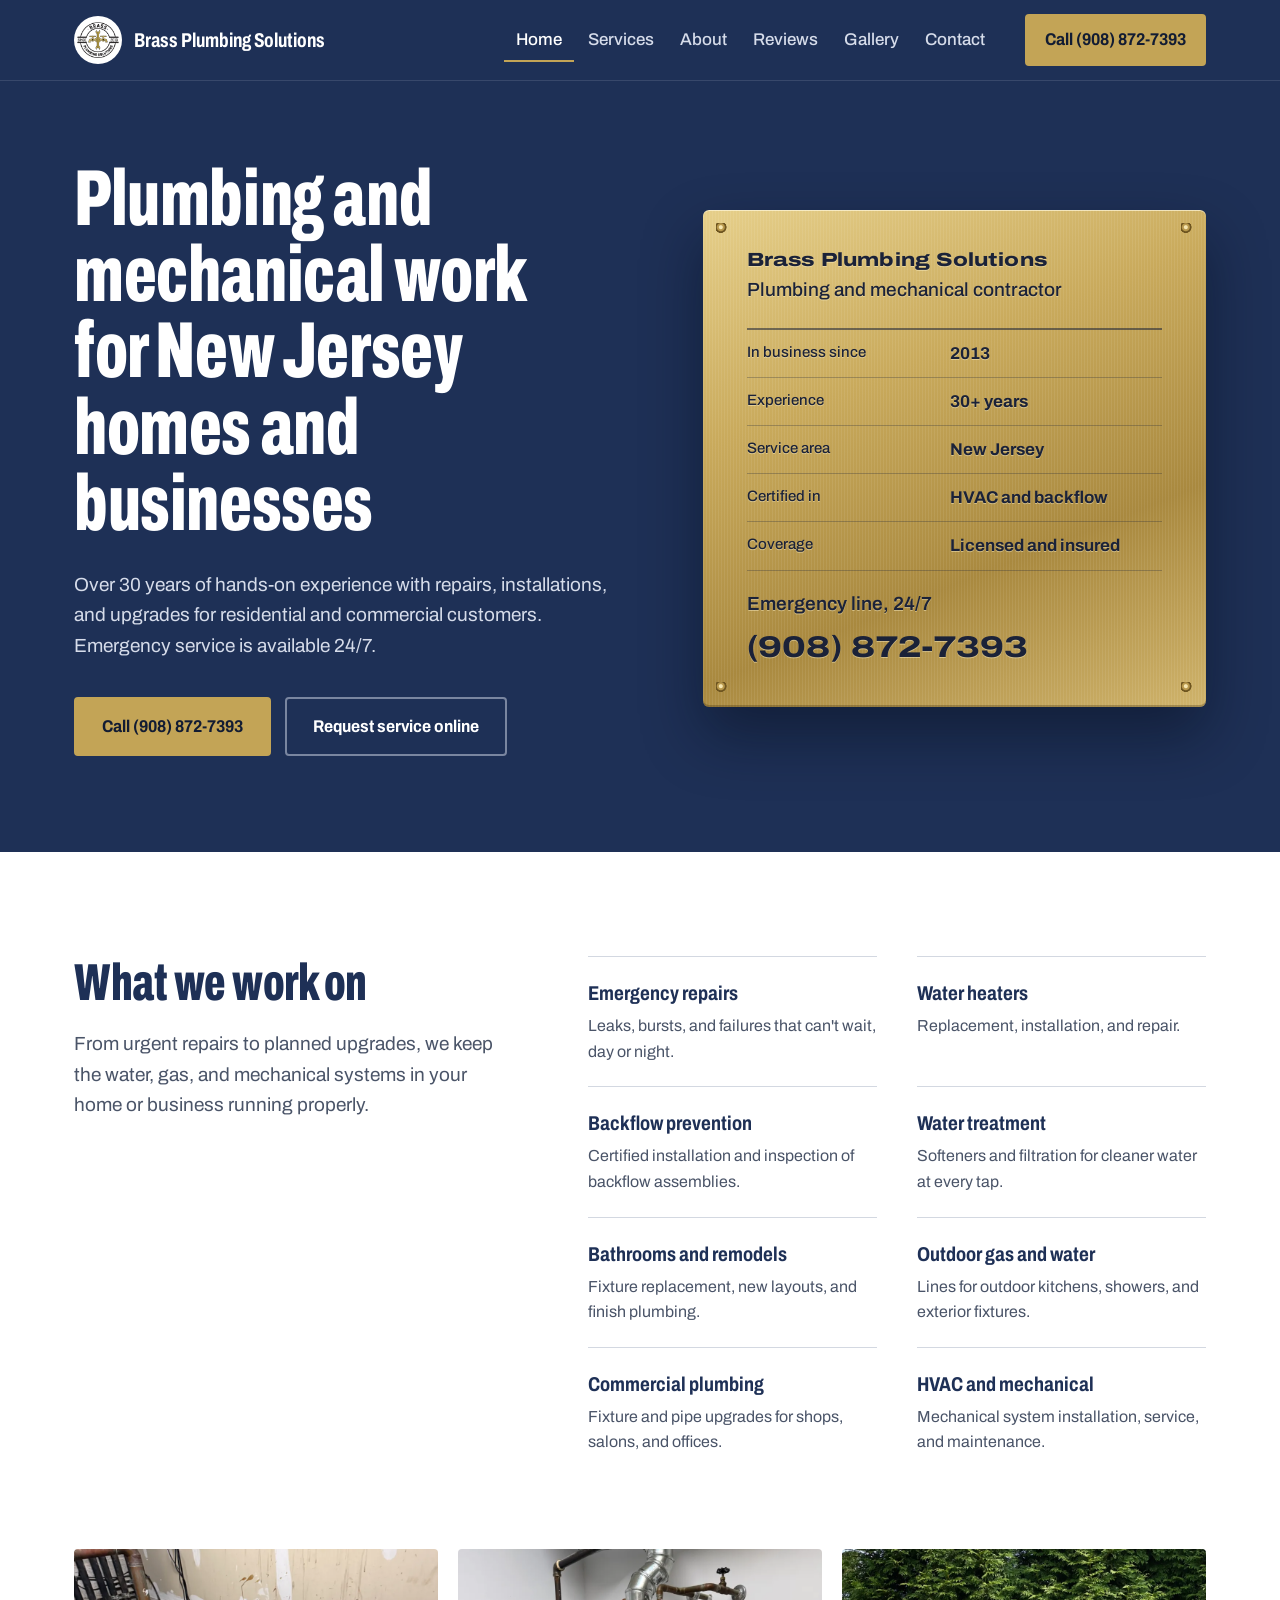
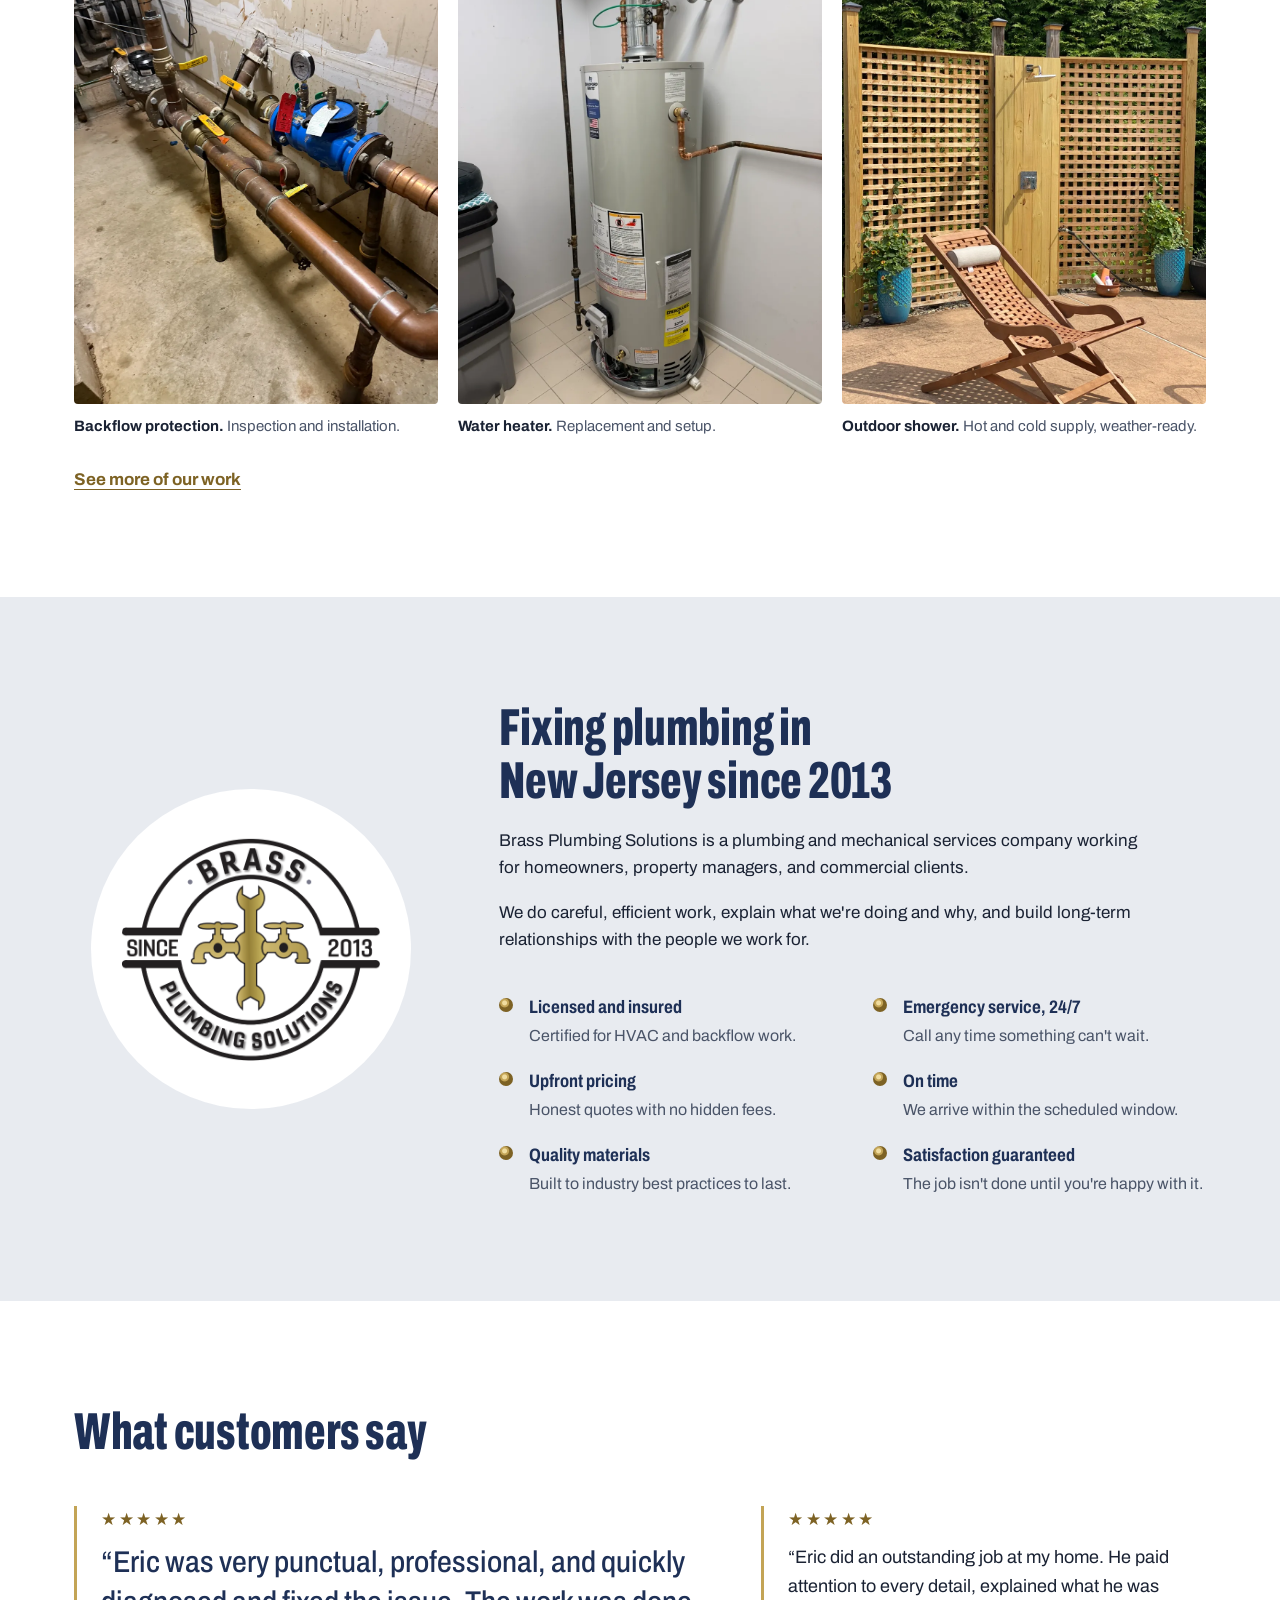
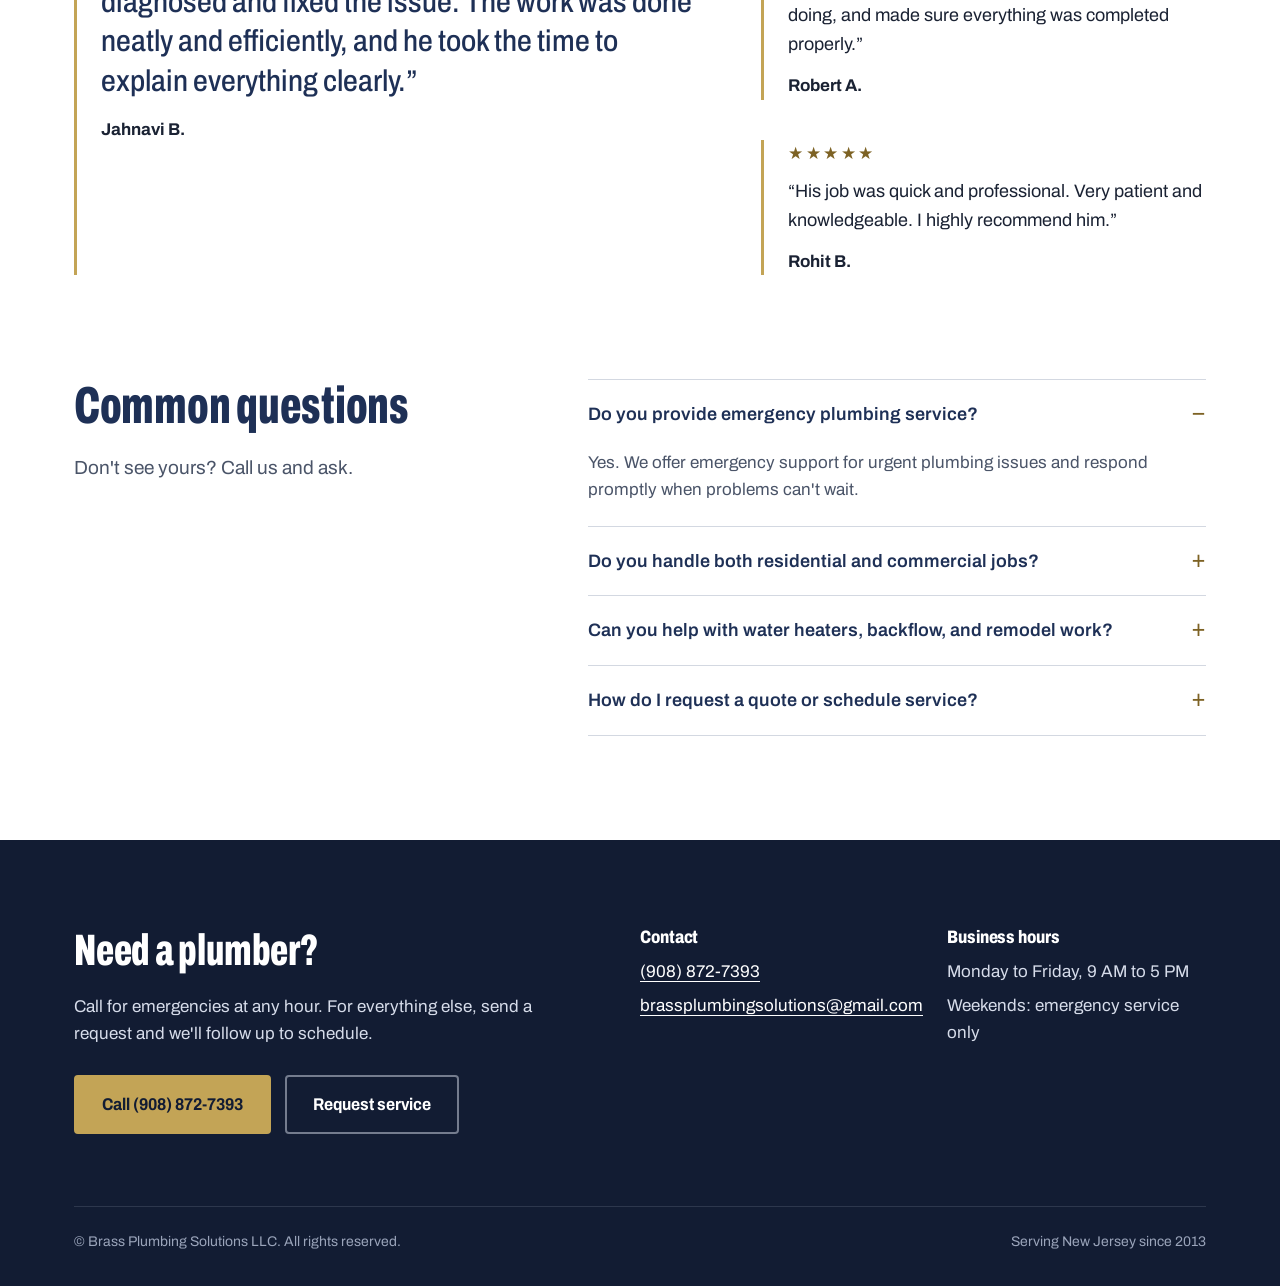
<file: index.html>
<!DOCTYPE html>
<html lang="en">

<head>
    <meta charset="UTF-8">
    <meta name="viewport" content="width=device-width, initial-scale=1.0">
    <meta name="description" content="Brass Plumbing Solutions provides residential and commercial plumbing, mechanical, and emergency service throughout New Jersey. Call today for reliable plumbing help.">
    <meta name="theme-color" content="#1e3056">
    <meta property="og:title" content="Brass Plumbing Solutions">
    <meta property="og:description" content="Reliable residential and commercial plumbing, mechanical services, and emergency support from Brass Plumbing Solutions.">
    <meta property="og:type" content="website">
    <title>Brass Plumbing Solutions</title>
    <link rel="preconnect" href="https://fonts.googleapis.com">
    <link rel="preconnect" href="https://fonts.gstatic.com" crossorigin>
    <link rel="stylesheet" href="https://fonts.googleapis.com/css2?family=Archivo:wdth,wght@62..125,400..800&display=swap">
    <link rel="stylesheet" href="style.css">
</head>

<body id="home">
    <a class="skip-link" href="#main">Skip to content</a>

    <header class="main-header on-dark">
        <div class="container">
            <div class="header-content">
                <a class="brand" href="#">
                    <img src="images/logo.png" alt="" width="48" height="48">
                    <span>Brass Plumbing Solutions</span>
                </a>
                <button class="mobile-menu-toggle" type="button" aria-label="Toggle navigation menu" aria-expanded="false">
                    <span class="menu-icon" aria-hidden="true">
                        <span></span>
                        <span></span>
                        <span></span>
                    </span>
                    <span class="menu-label">Menu</span>
                </button>
                <ul class="nav-menu">
                    <li><a href="#" class="active">Home</a></li>
                    <li><a href="#services">Services</a></li>
                    <li><a href="#about">About</a></li>
                    <li><a href="#testimonials">Reviews</a></li>
                    <li><a href="gallery-page.html">Gallery</a></li>
                    <li><a href="contact-page.html">Contact</a></li>
                    <li class="nav-call"><a class="btn" href="tel:+19088727393">Call (908) 872-7393</a></li>
                </ul>
                <a class="btn header-call" href="tel:+19088727393">Call (908) 872-7393</a>
            </div>
        </div>
    </header>

    <main id="main">
        <section class="hero on-dark">
            <div class="container hero-grid">
                <div>
                    <h1>Plumbing and mechanical work for New Jersey homes and businesses</h1>
                    <p>Over 30 years of hands-on experience with repairs, installations, and upgrades for residential and commercial customers. Emergency service is available 24/7.</p>
                    <div class="hero-actions">
                        <a class="btn" href="tel:+19088727393">Call (908) 872-7393</a>
                        <a class="btn btn-ghost" href="contact-page.html">Request service online</a>
                    </div>
                </div>

                <div class="plate" role="group" aria-label="Company details">
                    <p class="plate-title">Brass Plumbing Solutions</p>
                    <p class="plate-subtitle">Plumbing and mechanical contractor</p>
                    <dl class="plate-specs">
                        <div class="plate-row">
                            <dt>In business since</dt>
                            <dd>2013</dd>
                        </div>
                        <div class="plate-row">
                            <dt>Experience</dt>
                            <dd>30+ years</dd>
                        </div>
                        <div class="plate-row">
                            <dt>Service area</dt>
                            <dd>New Jersey</dd>
                        </div>
                        <div class="plate-row">
                            <dt>Certified in</dt>
                            <dd>HVAC and backflow</dd>
                        </div>
                        <div class="plate-row">
                            <dt>Coverage</dt>
                            <dd>Licensed and insured</dd>
                        </div>
                    </dl>
                    <p class="plate-emergency">
                        <span>Emergency line, 24/7</span>
                        <a href="tel:+19088727393">(908) 872-7393</a>
                    </p>
                </div>
            </div>
        </section>

        <section id="services" class="section">
            <div class="container">
                <div class="split">
                    <div>
                        <h2>What we work on</h2>
                        <p class="lede">From urgent repairs to planned upgrades, we keep the water, gas, and mechanical systems in your home or business running properly.</p>
                    </div>
                    <dl class="service-list">
                        <div class="service-item">
                            <dt>Emergency repairs</dt>
                            <dd>Leaks, bursts, and failures that can't wait, day or night.</dd>
                        </div>
                        <div class="service-item">
                            <dt>Water heaters</dt>
                            <dd>Replacement, installation, and repair.</dd>
                        </div>
                        <div class="service-item">
                            <dt>Backflow prevention</dt>
                            <dd>Certified installation and inspection of backflow assemblies.</dd>
                        </div>
                        <div class="service-item">
                            <dt>Water treatment</dt>
                            <dd>Softeners and filtration for cleaner water at every tap.</dd>
                        </div>
                        <div class="service-item">
                            <dt>Bathrooms and remodels</dt>
                            <dd>Fixture replacement, new layouts, and finish plumbing.</dd>
                        </div>
                        <div class="service-item">
                            <dt>Outdoor gas and water</dt>
                            <dd>Lines for outdoor kitchens, showers, and exterior fixtures.</dd>
                        </div>
                        <div class="service-item">
                            <dt>Commercial plumbing</dt>
                            <dd>Fixture and pipe upgrades for shops, salons, and offices.</dd>
                        </div>
                        <div class="service-item">
                            <dt>HVAC and mechanical</dt>
                            <dd>Mechanical system installation, service, and maintenance.</dd>
                        </div>
                    </dl>
                </div>

                <div class="work-strip">
                    <figure class="work-photo">
                        <img src="gallary/web/backflows.webp" alt="Copper supply line with a blue backflow preventer and pressure gauge" width="1000" height="1333" loading="lazy">
                        <figcaption><strong>Backflow protection.</strong> Inspection and installation.</figcaption>
                    </figure>
                    <figure class="work-photo">
                        <img src="gallary/web/water_heater.webp" alt="Newly installed gas water heater with copper connections" width="1000" height="1333" loading="lazy">
                        <figcaption><strong>Water heater.</strong> Replacement and setup.</figcaption>
                    </figure>
                    <figure class="work-photo">
                        <img src="gallary/web/outdoor_heated_shower.webp" alt="Outdoor shower set into a wooden lattice enclosure" width="1000" height="1333" loading="lazy">
                        <figcaption><strong>Outdoor shower.</strong> Hot and cold supply, weather-ready.</figcaption>
                    </figure>
                </div>
                <p class="work-more"><a class="text-link" href="gallery-page.html">See more of our work</a></p>
            </div>
        </section>

        <section id="about" class="section section-steel">
            <div class="container about-grid">
                <img class="about-badge" src="images/logo.png" alt="Brass Plumbing Solutions badge, since 2013" width="566" height="488" loading="lazy">
                <div class="about-copy">
                    <h2>Fixing plumbing in New Jersey since 2013</h2>
                    <p>Brass Plumbing Solutions is a plumbing and mechanical services company working for homeowners, property managers, and commercial clients.</p>
                    <p>We do careful, efficient work, explain what we're doing and why, and build long-term relationships with the people we work for.</p>
                    <ul class="promise-list">
                        <li><strong>Licensed and insured</strong> <span>Certified for HVAC and backflow work.</span></li>
                        <li><strong>Emergency service, 24/7</strong> <span>Call any time something can't wait.</span></li>
                        <li><strong>Upfront pricing</strong> <span>Honest quotes with no hidden fees.</span></li>
                        <li><strong>On time</strong> <span>We arrive within the scheduled window.</span></li>
                        <li><strong>Quality materials</strong> <span>Built to industry best practices to last.</span></li>
                        <li><strong>Satisfaction guaranteed</strong> <span>The job isn't done until you're happy with it.</span></li>
                    </ul>
                </div>
            </div>
        </section>

        <section id="testimonials" class="section">
            <div class="container">
                <h2>What customers say</h2>
                <div class="reviews">
                    <figure class="review review-featured">
                        <p class="stars" aria-label="Five star review">★★★★★</p>
                        <blockquote>
                            <p>“Eric was very punctual, professional, and quickly diagnosed and fixed the issue. The work was done neatly and efficiently, and he took the time to explain everything clearly.”</p>
                        </blockquote>
                        <figcaption>Jahnavi B.</figcaption>
                    </figure>
                    <figure class="review">
                        <p class="stars" aria-label="Five star review">★★★★★</p>
                        <blockquote>
                            <p>“Eric did an outstanding job at my home. He paid attention to every detail, explained what he was doing, and made sure everything was completed properly.”</p>
                        </blockquote>
                        <figcaption>Robert A.</figcaption>
                    </figure>
                    <figure class="review">
                        <p class="stars" aria-label="Five star review">★★★★★</p>
                        <blockquote>
                            <p>“His job was quick and professional. Very patient and knowledgeable. I highly recommend him.”</p>
                        </blockquote>
                        <figcaption>Rohit B.</figcaption>
                    </figure>
                </div>

                <div class="faq split">
                    <div>
                        <h2>Common questions</h2>
                        <p class="lede">Don't see yours? Call us and ask.</p>
                    </div>
                    <div class="faq-list">
                        <details open>
                            <summary>Do you provide emergency plumbing service?</summary>
                            <p>Yes. We offer emergency support for urgent plumbing issues and respond promptly when problems can't wait.</p>
                        </details>
                        <details>
                            <summary>Do you handle both residential and commercial jobs?</summary>
                            <p>Yes. We work with homeowners, property managers, and commercial clients on everything from repairs to installations and mechanical system service.</p>
                        </details>
                        <details>
                            <summary>Can you help with water heaters, backflow, and remodel work?</summary>
                            <p>Yes. We install, maintain, repair, and upgrade water heaters, backflow prevention, bathroom plumbing, and related mechanical systems.</p>
                        </details>
                        <details>
                            <summary>How do I request a quote or schedule service?</summary>
                            <p>Use our <a class="text-link" href="contact-page.html">service request form</a> or call us directly. We'll gather a few details about the job and follow up with next steps.</p>
                        </details>
                    </div>
                </div>
            </div>
        </section>
    </main>

    <footer id="contact" class="footer on-dark">
        <div class="container">
            <div class="footer-grid">
                <div>
                    <h2>Need a plumber?</h2>
                    <p>Call for emergencies at any hour. For everything else, send a request and we'll follow up to schedule.</p>
                    <div class="hero-actions">
                        <a class="btn" href="tel:+19088727393">Call (908) 872-7393</a>
                        <a class="btn btn-ghost" href="contact-page.html">Request service</a>
                    </div>
                </div>
                <div>
                    <h3>Contact</h3>
                    <ul>
                        <li><a href="tel:+19088727393">(908) 872-7393</a></li>
                        <li><a href="mailto:brassplumbingsolutions@gmail.com">brassplumbingsolutions@gmail.com</a></li>
                    </ul>
                </div>
                <div>
                    <h3>Business hours</h3>
                    <ul>
                        <li>Monday to Friday, 9 AM to 5 PM</li>
                        <li>Weekends: emergency service only</li>
                    </ul>
                </div>
            </div>
            <div class="footer-bottom">
                <p>&copy; Brass Plumbing Solutions LLC. All rights reserved.</p>
                <p>Serving New Jersey since 2013</p>
            </div>
        </div>
    </footer>

    <script>
        document.addEventListener('DOMContentLoaded', function () {
            const menuToggle = document.querySelector('.mobile-menu-toggle');
            const header = document.querySelector('.main-header');
            const navLinks = document.querySelectorAll('.nav-menu a:not(.btn)');

            function setMenuOpen(open) {
                header.classList.toggle('nav-open', open);
                menuToggle.setAttribute('aria-expanded', open ? 'true' : 'false');
            }

            if (menuToggle && header) {
                menuToggle.addEventListener('click', function () {
                    setMenuOpen(!header.classList.contains('nav-open'));
                });
            }

            function setActiveLinkFromLocation() {
                const currentHash = window.location.hash || '#';
                const normalizedHash = currentHash === '#home' ? '#' : currentHash;

                navLinks.forEach(function (link) {
                    link.classList.toggle('active', link.getAttribute('href') === normalizedHash);
                });
            }

            setActiveLinkFromLocation();
            window.addEventListener('hashchange', setActiveLinkFromLocation);

            navLinks.forEach(function (link) {
                link.addEventListener('click', function () {
                    setMenuOpen(false);
                });
            });
        });
    </script>
</body>

</html>
</file>
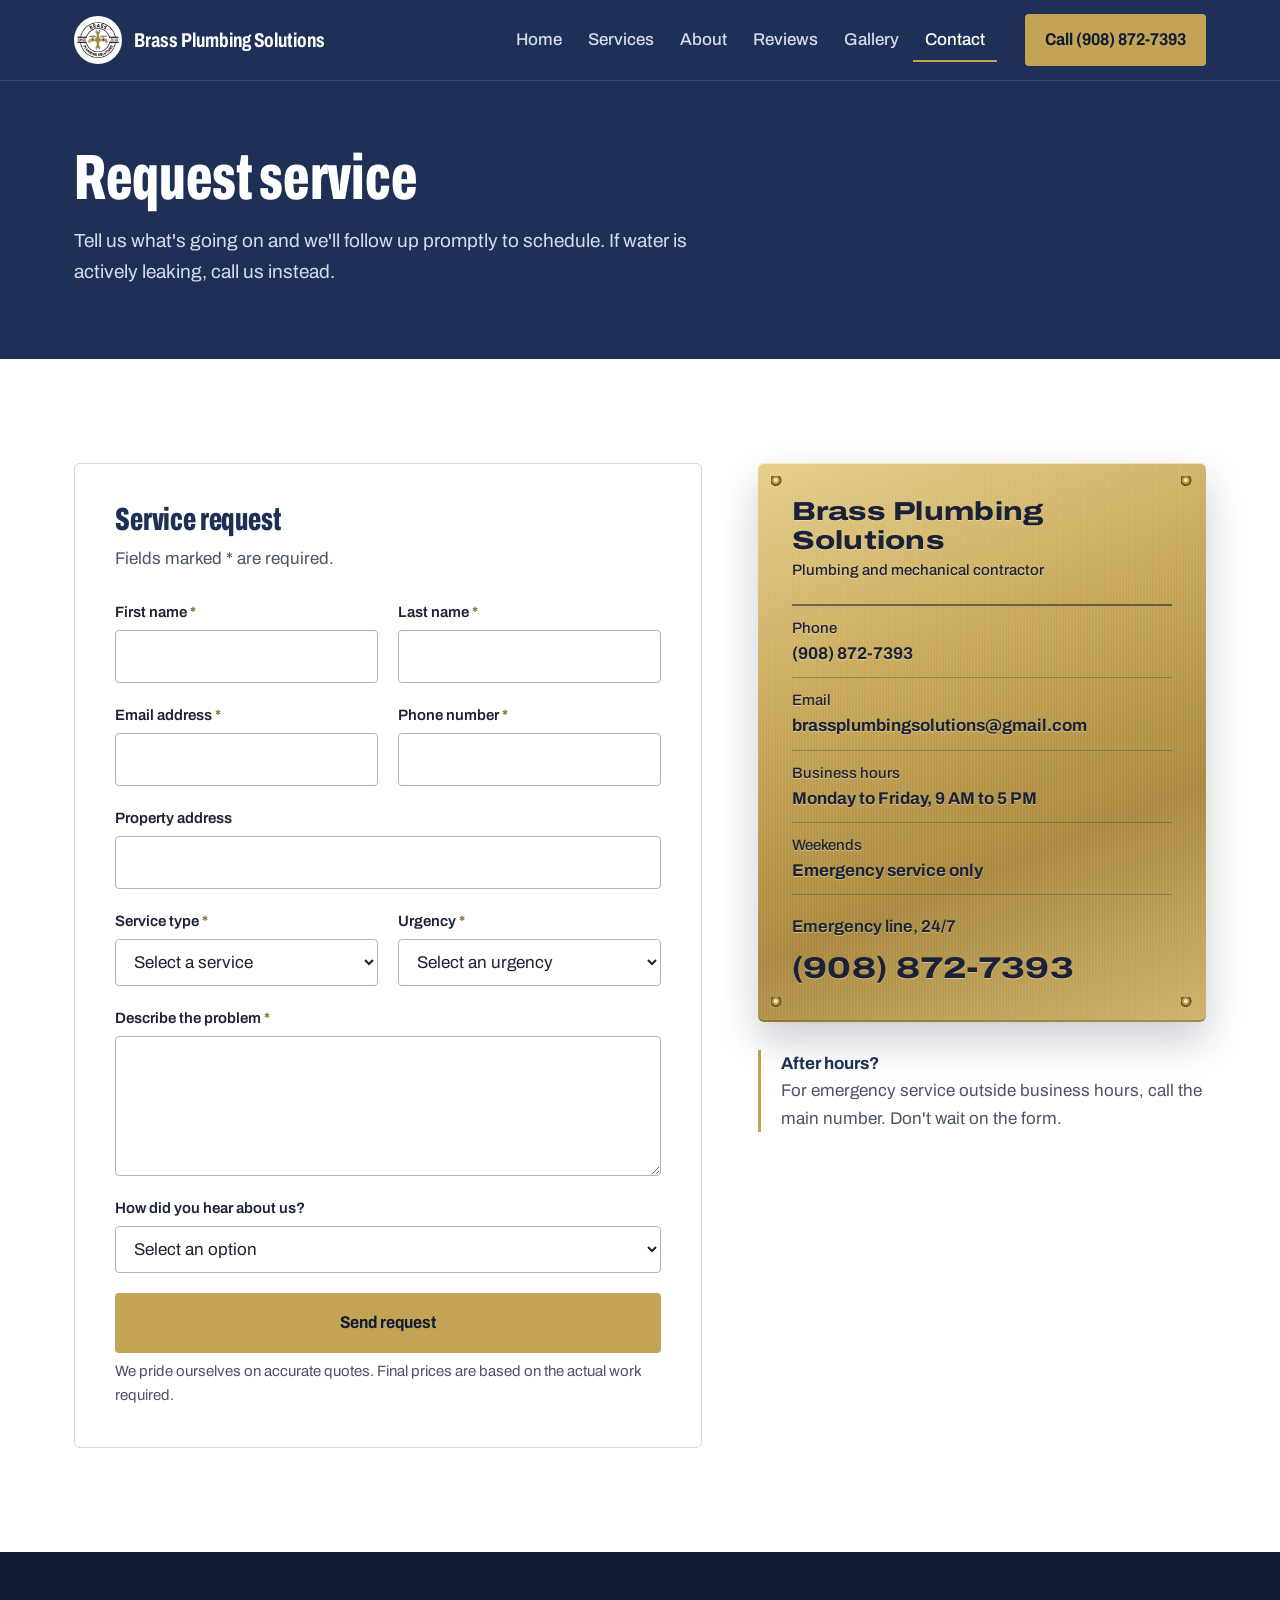
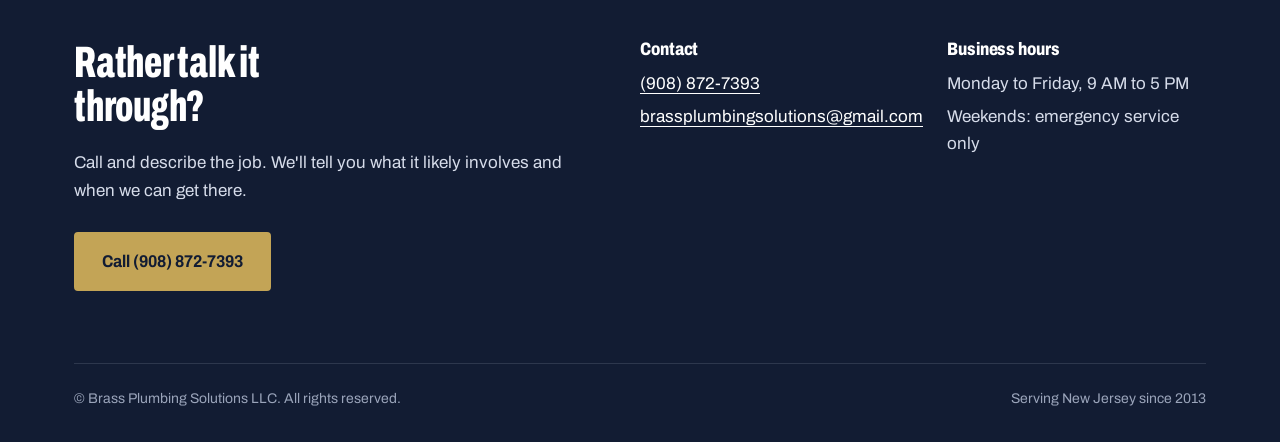
<file: contact-page.html>
<!DOCTYPE html>
<html lang="en">

<head>
    <meta charset="UTF-8">
    <meta name="viewport" content="width=device-width, initial-scale=1.0">
    <meta name="description" content="Request plumbing or mechanical service from Brass Plumbing Solutions. Contact us for emergency, residential, or commercial plumbing support.">
    <meta name="theme-color" content="#1e3056">
    <meta property="og:title" content="Contact Us - Brass Plumbing Solutions">
    <meta property="og:description" content="Request a quote or service appointment with Brass Plumbing Solutions.">
    <meta property="og:type" content="website">
    <title>Request Service - Brass Plumbing Solutions</title>
    <link rel="preconnect" href="https://fonts.googleapis.com">
    <link rel="preconnect" href="https://fonts.gstatic.com" crossorigin>
    <link rel="stylesheet" href="https://fonts.googleapis.com/css2?family=Archivo:wdth,wght@62..125,400..800&display=swap">
    <link rel="stylesheet" href="style.css">
    <script src="https://www.google.com/recaptcha/api.js?render=6Leq2gYrAAAAAI27i6cKt72Ii8qjM97hT74nGd0d"></script>
    <style>
        .grecaptcha-badge {
            visibility: visible;
        }
    </style>
</head>

<body>
    <a class="skip-link" href="#main">Skip to content</a>

    <header class="main-header on-dark">
        <div class="container">
            <div class="header-content">
                <a class="brand" href="index.html">
                    <img src="images/logo.png" alt="" width="48" height="48">
                    <span>Brass Plumbing Solutions</span>
                </a>
                <button class="mobile-menu-toggle" type="button" aria-label="Toggle navigation menu" aria-expanded="false">
                    <span class="menu-icon" aria-hidden="true">
                        <span></span>
                        <span></span>
                        <span></span>
                    </span>
                    <span class="menu-label">Menu</span>
                </button>
                <ul class="nav-menu">
                    <li><a href="index.html">Home</a></li>
                    <li><a href="index.html#services">Services</a></li>
                    <li><a href="index.html#about">About</a></li>
                    <li><a href="index.html#testimonials">Reviews</a></li>
                    <li><a href="gallery-page.html">Gallery</a></li>
                    <li><a href="contact-page.html" class="active" aria-current="page">Contact</a></li>
                    <li class="nav-call"><a class="btn" href="tel:+19088727393">Call (908) 872-7393</a></li>
                </ul>
                <a class="btn header-call" href="tel:+19088727393">Call (908) 872-7393</a>
            </div>
        </div>
    </header>

    <main id="main">
        <section class="page-header on-dark">
            <div class="container">
                <h1>Request service</h1>
                <p>Tell us what's going on and we'll follow up promptly to schedule. If water is actively leaking, call us instead.</p>
            </div>
        </section>

        <section class="section">
            <div class="container contact-layout">
                <div class="form-panel">
                    <h2>Service request</h2>
                    <p>Fields marked * are required.</p>
                    <div id="formStatus" class="form-status" role="status" aria-live="polite"></div>
                    <form id="contactForm" novalidate>
                        <div class="form-grid">
                            <div class="form-group">
                                <label for="firstName" class="required-field">First name</label>
                                <input type="text" id="firstName" name="firstName" autocomplete="given-name" required>
                            </div>
                            <div class="form-group">
                                <label for="lastName" class="required-field">Last name</label>
                                <input type="text" id="lastName" name="lastName" autocomplete="family-name" required>
                            </div>
                            <div class="form-group">
                                <label for="email" class="required-field">Email address</label>
                                <input type="email" id="email" name="email" autocomplete="email" required>
                            </div>
                            <div class="form-group">
                                <label for="phone" class="required-field">Phone number</label>
                                <input type="tel" id="phone" name="phone" autocomplete="tel" required>
                            </div>
                            <div class="form-group form-full">
                                <label for="address">Property address</label>
                                <input type="text" id="address" name="address" autocomplete="street-address">
                            </div>
                            <div class="form-group">
                                <label for="serviceType" class="required-field">Service type</label>
                                <select id="serviceType" name="serviceType" required>
                                    <option value="" disabled selected>Select a service</option>
                                    <option value="residential">Residential Plumbing</option>
                                    <option value="commercial">Commercial Plumbing</option>
                                    <option value="emergency">Emergency Services</option>
                                    <option value="repairs">Repairs & Maintenance</option>
                                    <option value="installations">Installations & Remodels</option>
                                    <option value="drain">Drain & Sewer Services</option>
                                    <option value="other">Other</option>
                                </select>
                            </div>
                            <div class="form-group">
                                <label for="urgency" class="required-field">Urgency</label>
                                <select id="urgency" name="urgency" required>
                                    <option value="" disabled selected>Select an urgency</option>
                                    <option value="emergency">Emergency - Need help now</option>
                                    <option value="soon">Need service within 24-48 hours</option>
                                    <option value="scheduled">Planning ahead - Need in the next week</option>
                                    <option value="quote">Just requesting a quote</option>
                                </select>
                            </div>
                            <div class="form-group form-full">
                                <label for="message" class="required-field">Describe the problem</label>
                                <textarea id="message" name="message" required></textarea>
                            </div>
                            <div class="form-group form-full">
                                <label for="howHeard">How did you hear about us?</label>
                                <select id="howHeard" name="howHeard">
                                    <option value="" selected>Select an option</option>
                                    <option value="google">Google Search</option>
                                    <option value="referral">Referral from Friend/Family</option>
                                    <option value="social">Social Media</option>
                                    <option value="returning">I'm a Returning Customer</option>
                                    <option value="other">Other</option>
                                </select>
                            </div>
                            <div class="form-group form-full">
                                <button type="submit" id="submitButton" class="btn submit-btn">
                                    <span id="spinner" class="spinner" aria-hidden="true"></span>
                                    Send request
                                </button>
                                <p class="form-note">We pride ourselves on accurate quotes. Final prices are based on the actual work required.</p>
                            </div>
                        </div>
                    </form>
                </div>

                <aside class="contact-aside">
                    <div class="plate plate-compact" role="group" aria-label="Contact details">
                        <p class="plate-title">Brass Plumbing Solutions</p>
                        <p class="plate-subtitle">Plumbing and mechanical contractor</p>
                        <dl class="plate-specs">
                            <div class="plate-row">
                                <dt>Phone</dt>
                                <dd><a href="tel:+19088727393">(908) 872-7393</a></dd>
                            </div>
                            <div class="plate-row">
                                <dt>Email</dt>
                                <dd><a href="mailto:brassplumbingsolutions@gmail.com">brassplumbingsolutions@gmail.com</a></dd>
                            </div>
                            <div class="plate-row">
                                <dt>Business hours</dt>
                                <dd>Monday to Friday, 9 AM to 5 PM</dd>
                            </div>
                            <div class="plate-row">
                                <dt>Weekends</dt>
                                <dd>Emergency service only</dd>
                            </div>
                        </dl>
                        <p class="plate-emergency">
                            <span>Emergency line, 24/7</span>
                            <a href="tel:+19088727393">(908) 872-7393</a>
                        </p>
                    </div>
                    <p class="aside-note"><strong>After hours?</strong> For emergency service outside business hours, call the main number. Don't wait on the form.</p>
                </aside>
            </div>
        </section>
    </main>

    <footer class="footer on-dark">
        <div class="container">
            <div class="footer-grid">
                <div>
                    <h2>Rather talk it through?</h2>
                    <p>Call and describe the job. We'll tell you what it likely involves and when we can get there.</p>
                    <div class="hero-actions">
                        <a class="btn" href="tel:+19088727393">Call (908) 872-7393</a>
                    </div>
                </div>
                <div>
                    <h3>Contact</h3>
                    <ul>
                        <li><a href="tel:+19088727393">(908) 872-7393</a></li>
                        <li><a href="mailto:brassplumbingsolutions@gmail.com">brassplumbingsolutions@gmail.com</a></li>
                    </ul>
                </div>
                <div>
                    <h3>Business hours</h3>
                    <ul>
                        <li>Monday to Friday, 9 AM to 5 PM</li>
                        <li>Weekends: emergency service only</li>
                    </ul>
                </div>
            </div>
            <div class="footer-bottom">
                <p>&copy; Brass Plumbing Solutions LLC. All rights reserved.</p>
                <p>Serving New Jersey since 2013</p>
            </div>
        </div>
    </footer>

    <script>
        document.addEventListener('DOMContentLoaded', function () {
            const form = document.getElementById('contactForm');
            const submitButton = document.getElementById('submitButton');
            const spinner = document.getElementById('spinner');
            const formStatus = document.getElementById('formStatus');
            const requiredFields = ['firstName', 'lastName', 'email', 'phone', 'serviceType', 'urgency', 'message'];

            const eUrl = 'aHR0cHM6Ly9va2ZhamJ1bzdsbHIydG9lamdsZXEzN2pyNDB1YWZpcC5sYW1iZGEtdXJsLnVzLWVhc3QtMS5vbi5hd3Mv';
            const lUrl = atob(eUrl);

            function showStatus(message, type) {
                formStatus.textContent = message;
                formStatus.className = 'form-status ' + type;
                formStatus.style.display = 'block';
            }

            function validateFormFields() {
                const missingFields = [];
                let invalidEmail = false;

                requiredFields.forEach(function (fieldName) {
                    const element = document.getElementById(fieldName);
                    const value = element ? element.value.trim() : '';

                    if (!value) {
                        missingFields.push(fieldName);
                        return;
                    }

                    if (fieldName === 'email') {
                        const emailPattern = /^[^\s@]+@[^\s@]+\.[^\s@]+$/;
                        if (!emailPattern.test(value)) {
                            invalidEmail = true;
                        }
                    }
                });

                if (missingFields.length > 0) {
                    const labels = missingFields
                        .map(function (fieldName) {
                            const label = document.querySelector('label[for="' + fieldName + '"]');
                            return label ? label.textContent.replace('*', '').trim() : fieldName;
                        })
                        .join(', ');

                    showStatus('Please complete the required fields: ' + labels + '.', 'error');
                    return false;
                }

                if (invalidEmail) {
                    showStatus('Please enter a valid email address.', 'error');
                    return false;
                }

                return true;
            }

            form.addEventListener('submit', function (event) {
                event.preventDefault();

                if (!validateFormFields()) {
                    spinner.style.display = 'none';
                    submitButton.disabled = false;
                    return;
                }

                spinner.style.display = 'inline-block';
                submitButton.disabled = true;
                formStatus.className = 'form-status';

                if (typeof grecaptcha === 'undefined') {
                    showStatus('Security verification is unavailable right now. Please call us directly at (908) 872-7393.', 'error');
                    spinner.style.display = 'none';
                    submitButton.disabled = false;
                    return;
                }

                grecaptcha.ready(function () {
                    grecaptcha.execute('6Leq2gYrAAAAAI27i6cKt72Ii8qjM97hT74nGd0d', { action: 'submit' })
                        .then(function (token) {
                            const formData = {
                                firstName: document.getElementById('firstName').value.trim(),
                                lastName: document.getElementById('lastName').value.trim(),
                                email: document.getElementById('email').value.trim(),
                                phone: document.getElementById('phone').value.trim(),
                                address: document.getElementById('address').value.trim(),
                                serviceType: document.getElementById('serviceType').value,
                                urgency: document.getElementById('urgency').value,
                                message: document.getElementById('message').value.trim(),
                                howHeard: document.getElementById('howHeard').value,
                                recaptchaToken: token
                            };

                            return fetch(lUrl, {
                                method: 'POST',
                                headers: {
                                    'Content-Type': 'application/json'
                                },
                                body: JSON.stringify(formData)
                            })
                                .then(async function (response) {
                                    const text = await response.text();
                                    let parsedResponse = {};

                                    try {
                                        parsedResponse = text ? JSON.parse(text) : {};
                                    } catch (error) {
                                        parsedResponse = {};
                                    }

                                    if (!response.ok) {
                                        throw new Error(parsedResponse.error || 'There was a problem submitting your request.');
                                    }

                                    return parsedResponse;
                                });
                        })
                        .then(function () {
                            showStatus('Thank you! Your request has been submitted successfully. We will contact you shortly.', 'success');
                            form.reset();
                        })
                        .catch(function (error) {
                            console.error('Error:', error);
                            showStatus(error.message || 'Sorry, there was a problem submitting your request. Please try again or call us directly.', 'error');
                        })
                        .then(function () {
                            spinner.style.display = 'none';
                            submitButton.disabled = false;
                        });
                });
            });

            const menuToggle = document.querySelector('.mobile-menu-toggle');
            const header = document.querySelector('.main-header');

            if (menuToggle && header) {
                menuToggle.addEventListener('click', function () {
                    const open = !header.classList.contains('nav-open');
                    header.classList.toggle('nav-open', open);
                    menuToggle.setAttribute('aria-expanded', open ? 'true' : 'false');
                });
            }
        });
    </script>
</body>

</html>
</file>
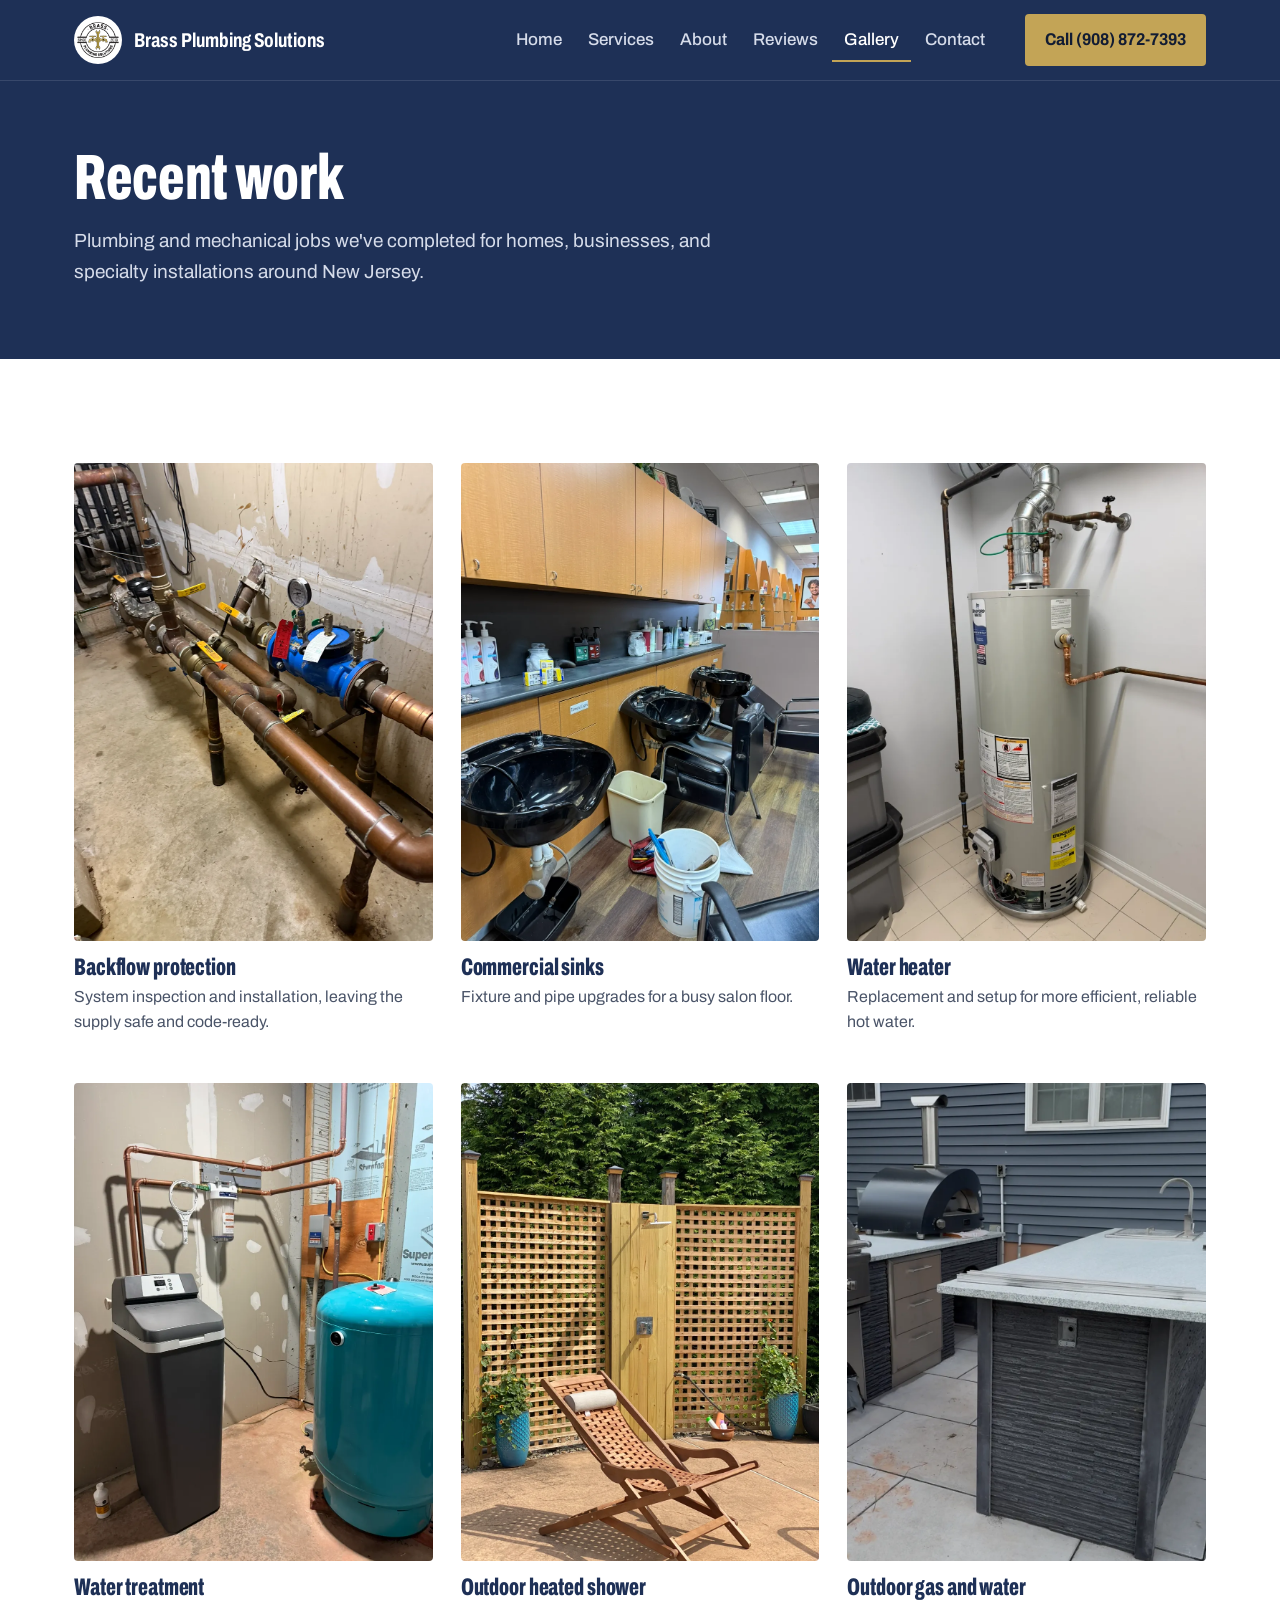
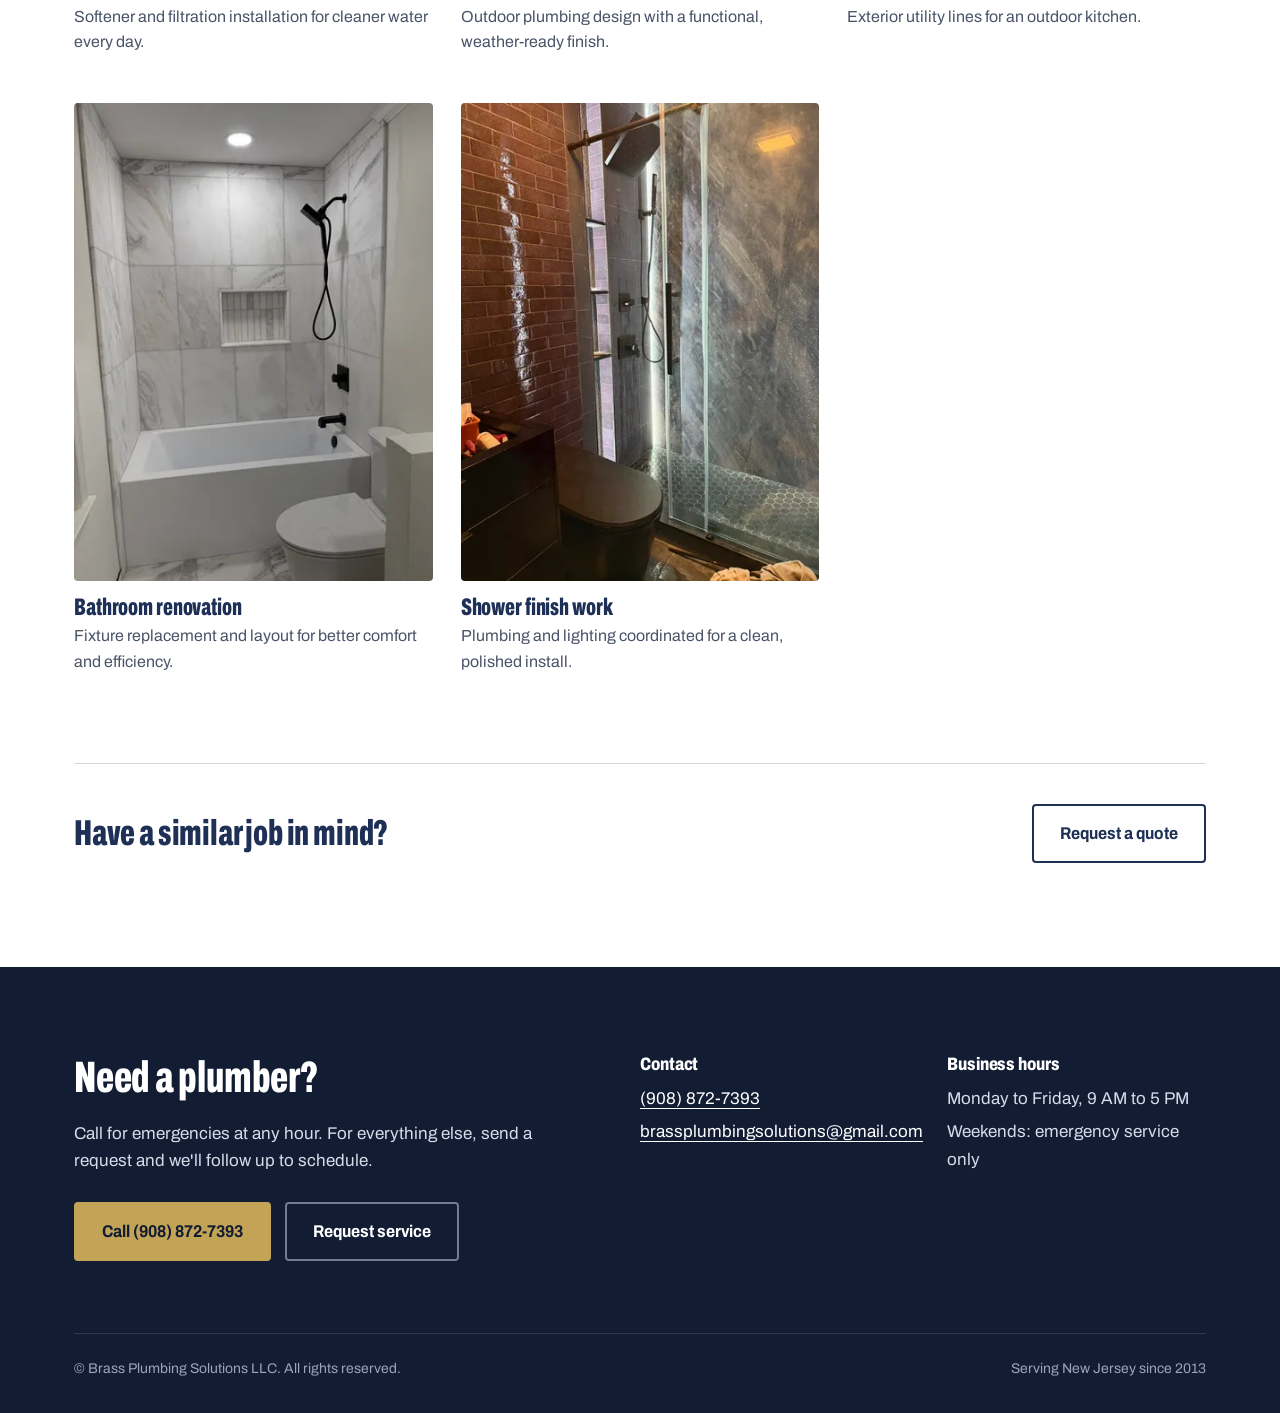
<file: gallery-page.html>
<!DOCTYPE html>
<html lang="en">

<head>
    <meta charset="UTF-8">
    <meta name="viewport" content="width=device-width, initial-scale=1.0">
    <meta name="description" content="Browse Brass Plumbing Solutions project highlights, including backflow protection, commercial plumbing, water heaters, and remodel work.">
    <meta name="theme-color" content="#1e3056">
    <meta property="og:title" content="Gallery - Brass Plumbing Solutions">
    <meta property="og:description" content="Explore recent plumbing and mechanical work completed by Brass Plumbing Solutions.">
    <meta property="og:type" content="website">
    <title>Our Work - Brass Plumbing Solutions</title>
    <link rel="preconnect" href="https://fonts.googleapis.com">
    <link rel="preconnect" href="https://fonts.gstatic.com" crossorigin>
    <link rel="stylesheet" href="https://fonts.googleapis.com/css2?family=Archivo:wdth,wght@62..125,400..800&display=swap">
    <link rel="stylesheet" href="style.css">
</head>

<body>
    <a class="skip-link" href="#main">Skip to content</a>

    <header class="main-header on-dark">
        <div class="container">
            <div class="header-content">
                <a class="brand" href="index.html">
                    <img src="images/logo.png" alt="" width="48" height="48">
                    <span>Brass Plumbing Solutions</span>
                </a>
                <button class="mobile-menu-toggle" type="button" aria-label="Toggle navigation menu" aria-expanded="false">
                    <span class="menu-icon" aria-hidden="true">
                        <span></span>
                        <span></span>
                        <span></span>
                    </span>
                    <span class="menu-label">Menu</span>
                </button>
                <ul class="nav-menu">
                    <li><a href="index.html">Home</a></li>
                    <li><a href="index.html#services">Services</a></li>
                    <li><a href="index.html#about">About</a></li>
                    <li><a href="index.html#testimonials">Reviews</a></li>
                    <li><a href="gallery-page.html" class="active" aria-current="page">Gallery</a></li>
                    <li><a href="contact-page.html">Contact</a></li>
                    <li class="nav-call"><a class="btn" href="tel:+19088727393">Call (908) 872-7393</a></li>
                </ul>
                <a class="btn header-call" href="tel:+19088727393">Call (908) 872-7393</a>
            </div>
        </div>
    </header>

    <main id="main">
        <section class="page-header on-dark">
            <div class="container">
                <h1>Recent work</h1>
                <p>Plumbing and mechanical jobs we've completed for homes, businesses, and specialty installations around New Jersey.</p>
            </div>
        </section>

        <section class="section">
            <div class="container">
                <div class="gallery-grid">
                    <figure class="gallery-item">
                        <img src="gallary/web/backflows.webp" alt="Copper supply line with a blue backflow preventer, ball valves, and a pressure gauge" width="1000" height="1333" loading="lazy">
                        <figcaption>
                            <h2>Backflow protection</h2>
                            <p>System inspection and installation, leaving the supply safe and code-ready.</p>
                        </figcaption>
                    </figure>
                    <figure class="gallery-item">
                        <img src="gallary/web/commercial_sinks.webp" alt="Row of salon shampoo sinks with new drain and supply connections" width="1000" height="1333" loading="lazy">
                        <figcaption>
                            <h2>Commercial sinks</h2>
                            <p>Fixture and pipe upgrades for a busy salon floor.</p>
                        </figcaption>
                    </figure>
                    <figure class="gallery-item">
                        <img src="gallary/web/water_heater.webp" alt="Newly installed gas water heater with copper connections and venting" width="1000" height="1333" loading="lazy">
                        <figcaption>
                            <h2>Water heater</h2>
                            <p>Replacement and setup for more efficient, reliable hot water.</p>
                        </figcaption>
                    </figure>
                    <figure class="gallery-item">
                        <img src="gallary/web/water_softeners.webp" alt="Water softener and filter plumbed in copper beside a well pressure tank" width="1000" height="1333" loading="lazy">
                        <figcaption>
                            <h2>Water treatment</h2>
                            <p>Softener and filtration installation for cleaner water every day.</p>
                        </figcaption>
                    </figure>
                    <figure class="gallery-item">
                        <img src="gallary/web/outdoor_heated_shower.webp" alt="Outdoor shower with a wooden lattice enclosure on a patio" width="1000" height="1333" loading="lazy">
                        <figcaption>
                            <h2>Outdoor heated shower</h2>
                            <p>Outdoor plumbing design with a functional, weather-ready finish.</p>
                        </figcaption>
                    </figure>
                    <figure class="gallery-item">
                        <img src="gallary/web/outdoor_gas_and_water.webp" alt="Outdoor kitchen with a pizza oven and sink supplied with gas and water" width="900" height="1600" loading="lazy">
                        <figcaption>
                            <h2>Outdoor gas and water</h2>
                            <p>Exterior utility lines for an outdoor kitchen.</p>
                        </figcaption>
                    </figure>
                    <figure class="gallery-item">
                        <img src="gallary/shower_and_toilets.webp" alt="Renovated bathroom with marble-look tile, tub shower, and new toilet" width="400" height="533" loading="lazy">
                        <figcaption>
                            <h2>Bathroom renovation</h2>
                            <p>Fixture replacement and layout for better comfort and efficiency.</p>
                        </figcaption>
                    </figure>
                    <figure class="gallery-item">
                        <img src="gallary/shower_plubming_and_lighting_2.webp" alt="Glass-enclosed shower with stone walls and lit niche shelving" width="400" height="533" loading="lazy">
                        <figcaption>
                            <h2>Shower finish work</h2>
                            <p>Plumbing and lighting coordinated for a clean, polished install.</p>
                        </figcaption>
                    </figure>
                </div>

                <div class="gallery-cta">
                    <h2>Have a similar job in mind?</h2>
                    <a class="btn btn-outline" href="contact-page.html">Request a quote</a>
                </div>
            </div>
        </section>
    </main>

    <footer class="footer on-dark">
        <div class="container">
            <div class="footer-grid">
                <div>
                    <h2>Need a plumber?</h2>
                    <p>Call for emergencies at any hour. For everything else, send a request and we'll follow up to schedule.</p>
                    <div class="hero-actions">
                        <a class="btn" href="tel:+19088727393">Call (908) 872-7393</a>
                        <a class="btn btn-ghost" href="contact-page.html">Request service</a>
                    </div>
                </div>
                <div>
                    <h3>Contact</h3>
                    <ul>
                        <li><a href="tel:+19088727393">(908) 872-7393</a></li>
                        <li><a href="mailto:brassplumbingsolutions@gmail.com">brassplumbingsolutions@gmail.com</a></li>
                    </ul>
                </div>
                <div>
                    <h3>Business hours</h3>
                    <ul>
                        <li>Monday to Friday, 9 AM to 5 PM</li>
                        <li>Weekends: emergency service only</li>
                    </ul>
                </div>
            </div>
            <div class="footer-bottom">
                <p>&copy; Brass Plumbing Solutions LLC. All rights reserved.</p>
                <p>Serving New Jersey since 2013</p>
            </div>
        </div>
    </footer>

    <script>
        document.addEventListener('DOMContentLoaded', function () {
            const menuToggle = document.querySelector('.mobile-menu-toggle');
            const header = document.querySelector('.main-header');

            if (menuToggle && header) {
                menuToggle.addEventListener('click', function () {
                    const open = !header.classList.contains('nav-open');
                    header.classList.toggle('nav-open', open);
                    menuToggle.setAttribute('aria-expanded', open ? 'true' : 'false');
                });
            }
        });
    </script>
</body>

</html>
</file>
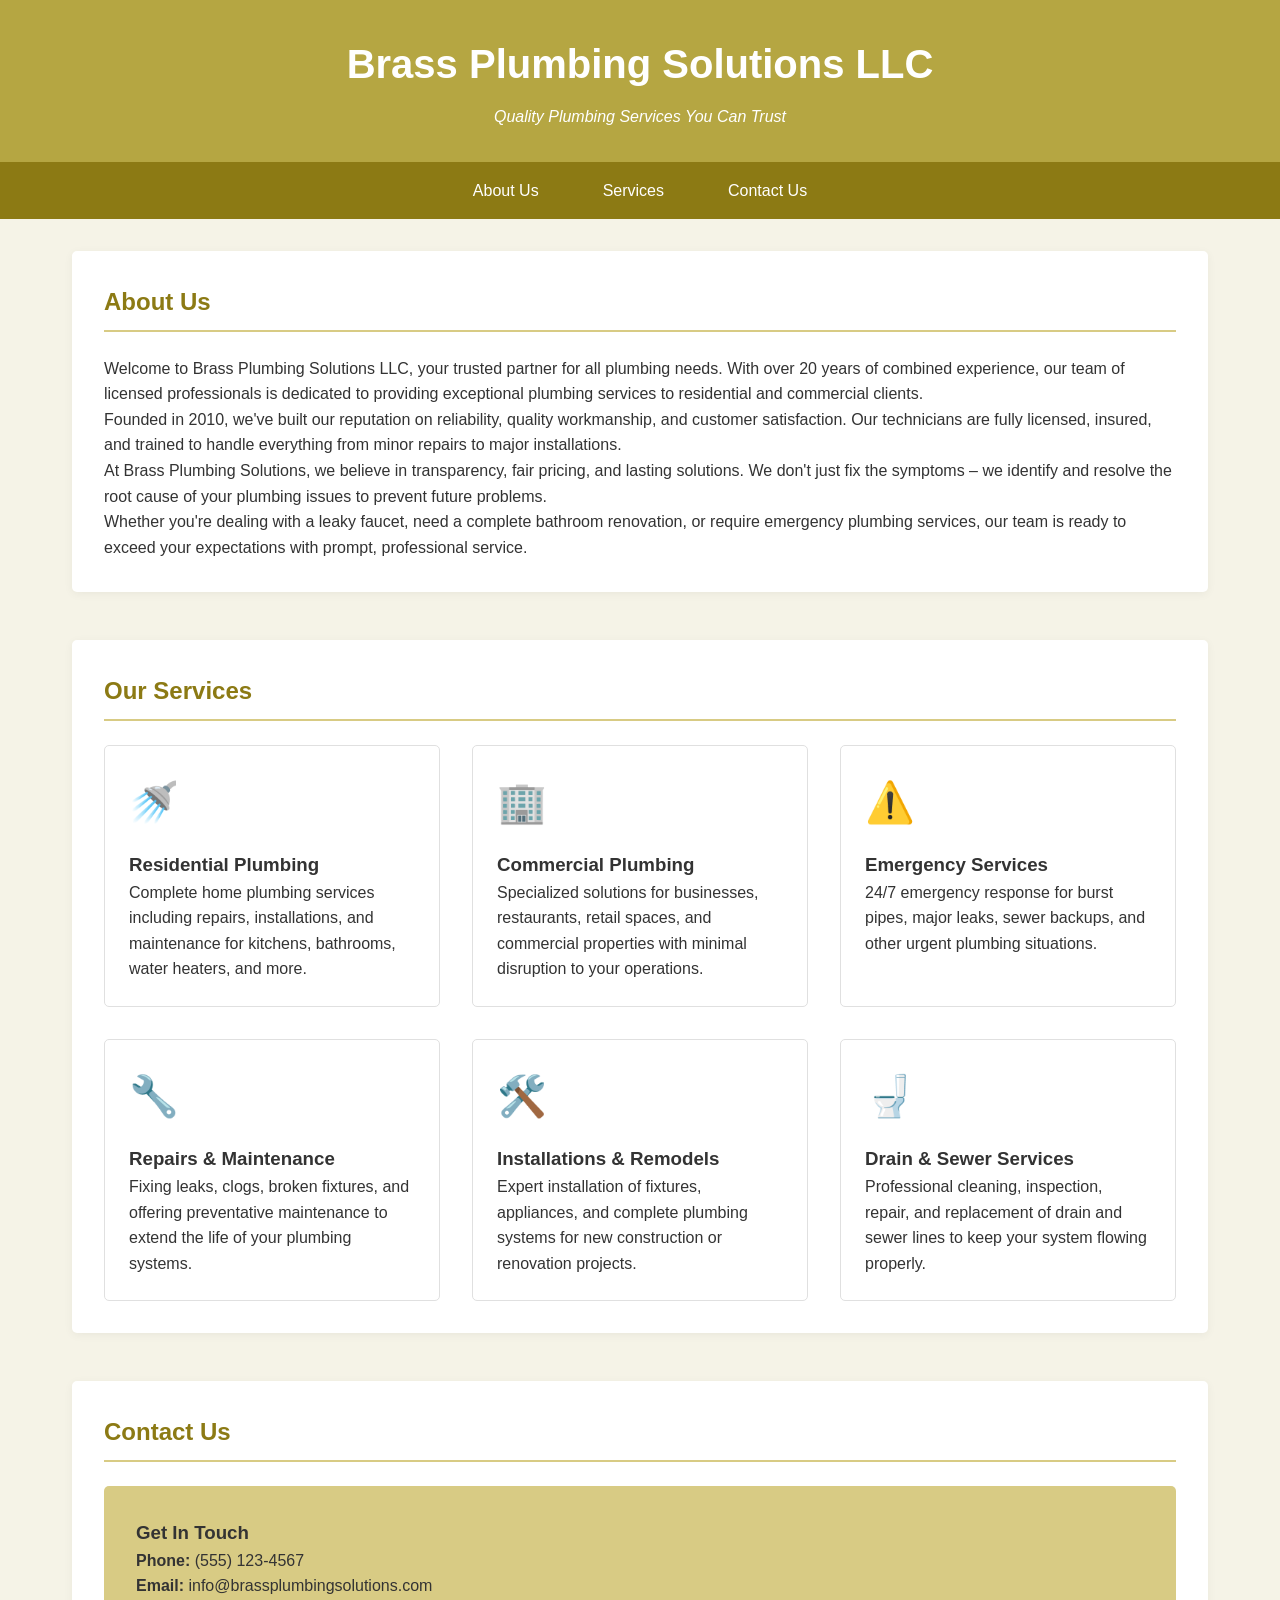
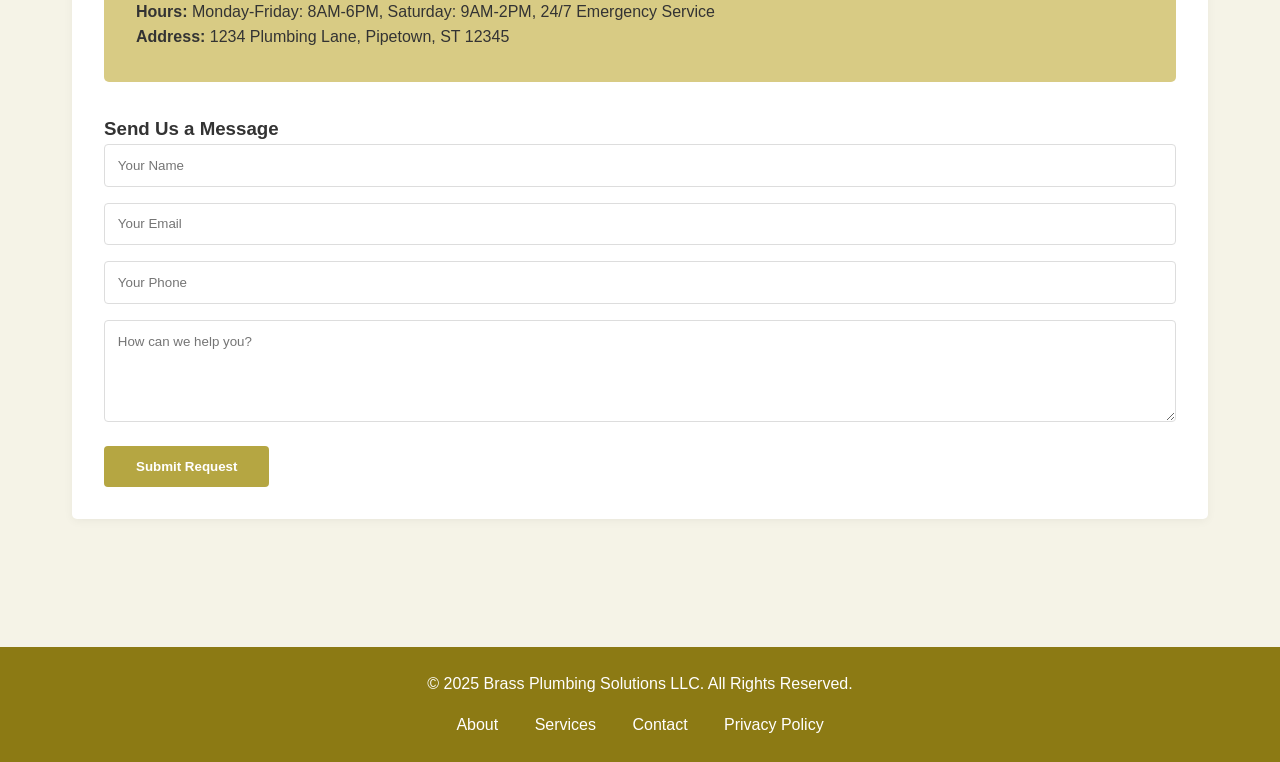
<file: plumbing-company-webpage.html>
<!DOCTYPE html>
<html lang="en">
<head>
    <meta charset="UTF-8">
    <meta name="viewport" content="width=device-width, initial-scale=1.0">
    <title>Brass Plumbing Solutions LLC</title>
    <style>
        :root {
            --brass-color: #b5a642;
            --brass-dark: #8c7a14;
            --brass-light: #d8cb84;
            --background: #f5f3e7;
            --text-color: #333333;
        }
        
        * {
            margin: 0;
            padding: 0;
            box-sizing: border-box;
            font-family: 'Arial', sans-serif;
        }
        
        body {
            background-color: var(--background);
            color: var(--text-color);
            line-height: 1.6;
        }
        
        header {
            background-color: var(--brass-color);
            color: white;
            text-align: center;
            padding: 2rem 0;
            box-shadow: 0 2px 5px rgba(0, 0, 0, 0.1);
        }
        
        .logo {
            font-size: 2.5rem;
            font-weight: bold;
            margin-bottom: 0.5rem;
        }
        
        .tagline {
            font-style: italic;
        }
        
        nav {
            background-color: var(--brass-dark);
            display: flex;
            justify-content: center;
        }
        
        nav a {
            color: white;
            text-decoration: none;
            padding: 1rem 2rem;
            display: inline-block;
            transition: background-color 0.3s;
        }
        
        nav a:hover {
            background-color: var(--brass-color);
        }
        
        .container {
            max-width: 1200px;
            margin: 0 auto;
            padding: 2rem;
        }
        
        section {
            margin-bottom: 3rem;
            padding: 2rem;
            background-color: white;
            border-radius: 5px;
            box-shadow: 0 2px 10px rgba(0, 0, 0, 0.05);
        }
        
        h2 {
            color: var(--brass-dark);
            padding-bottom: 0.5rem;
            margin-bottom: 1.5rem;
            border-bottom: 2px solid var(--brass-light);
        }
        
        .services-grid {
            display: grid;
            grid-template-columns: repeat(auto-fill, minmax(300px, 1fr));
            gap: 2rem;
        }
        
        .service-card {
            border: 1px solid #e0e0e0;
            border-radius: 5px;
            padding: 1.5rem;
            transition: transform 0.3s, box-shadow 0.3s;
        }
        
        .service-card:hover {
            transform: translateY(-5px);
            box-shadow: 0 5px 15px rgba(0, 0, 0, 0.1);
        }
        
        .service-icon {
            font-size: 2.5rem;
            color: var(--brass-color);
            margin-bottom: 1rem;
        }
        
        .contact-info {
            background-color: var(--brass-light);
            padding: 2rem;
            border-radius: 5px;
            margin-bottom: 2rem;
        }
        
        .contact-form input,
        .contact-form textarea {
            width: 100%;
            padding: 0.8rem;
            margin-bottom: 1rem;
            border: 1px solid #ddd;
            border-radius: 4px;
        }
        
        .contact-form button {
            background-color: var(--brass-color);
            color: white;
            border: none;
            padding: 0.8rem 2rem;
            border-radius: 4px;
            cursor: pointer;
            font-weight: bold;
            transition: background-color 0.3s;
        }
        
        .contact-form button:hover {
            background-color: var(--brass-dark);
        }
        
        footer {
            background-color: var(--brass-dark);
            color: white;
            text-align: center;
            padding: 1.5rem 0;
            margin-top: 3rem;
        }
        
        .footer-links {
            margin-top: 1rem;
        }
        
        .footer-links a {
            color: white;
            margin: 0 1rem;
            text-decoration: none;
        }
        
        .footer-links a:hover {
            text-decoration: underline;
        }
        
        @media (max-width: 768px) {
            nav {
                flex-direction: column;
            }
            
            .services-grid {
                grid-template-columns: 1fr;
            }
        }
    </style>
</head>
<body>
    <header>
        <div class="logo">Brass Plumbing Solutions LLC</div>
        <div class="tagline">Quality Plumbing Services You Can Trust</div>
    </header>
    
    <nav>
        <a href="#about">About Us</a>
        <a href="#services">Services</a>
        <a href="#contact">Contact Us</a>
    </nav>
    
    <div class="container">
        <section id="about">
            <h2>About Us</h2>
            <p>Welcome to Brass Plumbing Solutions LLC, your trusted partner for all plumbing needs. With over 20 years of combined experience, our team of licensed professionals is dedicated to providing exceptional plumbing services to residential and commercial clients.</p>
            <p>Founded in 2010, we've built our reputation on reliability, quality workmanship, and customer satisfaction. Our technicians are fully licensed, insured, and trained to handle everything from minor repairs to major installations.</p>
            <p>At Brass Plumbing Solutions, we believe in transparency, fair pricing, and lasting solutions. We don't just fix the symptoms – we identify and resolve the root cause of your plumbing issues to prevent future problems.</p>
            <p>Whether you're dealing with a leaky faucet, need a complete bathroom renovation, or require emergency plumbing services, our team is ready to exceed your expectations with prompt, professional service.</p>
        </section>
        
        <section id="services">
            <h2>Our Services</h2>
            <div class="services-grid">
                <div class="service-card">
                    <div class="service-icon">🚿</div>
                    <h3>Residential Plumbing</h3>
                    <p>Complete home plumbing services including repairs, installations, and maintenance for kitchens, bathrooms, water heaters, and more.</p>
                </div>
                
                <div class="service-card">
                    <div class="service-icon">🏢</div>
                    <h3>Commercial Plumbing</h3>
                    <p>Specialized solutions for businesses, restaurants, retail spaces, and commercial properties with minimal disruption to your operations.</p>
                </div>
                
                <div class="service-card">
                    <div class="service-icon">⚠️</div>
                    <h3>Emergency Services</h3>
                    <p>24/7 emergency response for burst pipes, major leaks, sewer backups, and other urgent plumbing situations.</p>
                </div>
                
                <div class="service-card">
                    <div class="service-icon">🔧</div>
                    <h3>Repairs & Maintenance</h3>
                    <p>Fixing leaks, clogs, broken fixtures, and offering preventative maintenance to extend the life of your plumbing systems.</p>
                </div>
                
                <div class="service-card">
                    <div class="service-icon">🛠️</div>
                    <h3>Installations & Remodels</h3>
                    <p>Expert installation of fixtures, appliances, and complete plumbing systems for new construction or renovation projects.</p>
                </div>
                
                <div class="service-card">
                    <div class="service-icon">🚽</div>
                    <h3>Drain & Sewer Services</h3>
                    <p>Professional cleaning, inspection, repair, and replacement of drain and sewer lines to keep your system flowing properly.</p>
                </div>
            </div>
        </section>
        
        <section id="contact">
            <h2>Contact Us</h2>
            <div class="contact-info">
                <h3>Get In Touch</h3>
                <p><strong>Phone:</strong> (555) 123-4567</p>
                <p><strong>Email:</strong> info@brassplumbingsolutions.com</p>
                <p><strong>Hours:</strong> Monday-Friday: 8AM-6PM, Saturday: 9AM-2PM, 24/7 Emergency Service</p>
                <p><strong>Address:</strong> 1234 Plumbing Lane, Pipetown, ST 12345</p>
            </div>
            
            <div class="contact-form">
                <h3>Send Us a Message</h3>
                <form>
                    <input type="text" placeholder="Your Name" required>
                    <input type="email" placeholder="Your Email" required>
                    <input type="tel" placeholder="Your Phone">
                    <textarea rows="5" placeholder="How can we help you?" required></textarea>
                    <button type="submit">Submit Request</button>
                </form>
            </div>
        </section>
    </div>
    
    <footer>
        <p>&copy; 2025 Brass Plumbing Solutions LLC. All Rights Reserved.</p>
        <div class="footer-links">
            <a href="#about">About</a>
            <a href="#services">Services</a>
            <a href="#contact">Contact</a>
            <a href="#">Privacy Policy</a>
        </div>
    </footer>
</body>
</html>
</file>
<file: style.css>
/* Brass Plumbing Solutions
   Tokens: navy + brass, one family (Archivo) using its width axis. */

:root {
    --navy: #1e3056;
    --night: #121c33;
    --brass: #c3a456;
    --brass-light: #e3cb84;
    --brass-ink: #7d6224;
    --steel: #e8ebf0;
    --line: #d3d8e1;
    --ink: #1a2233;
    --muted: #4a5468;
    --on-dark: #d6dcea;
    --radius: 4px;
    --wrap: 1180px;
}

*,
*::before,
*::after {
    box-sizing: border-box;
}

* {
    margin: 0;
    padding: 0;
}

html {
    scroll-behavior: smooth;
    scroll-padding-top: 24px;
}

body {
    font-family: 'Archivo', 'Segoe UI', Arial, sans-serif;
    font-size: 1.0625rem;
    font-variation-settings: 'wdth' 100;
    line-height: 1.6;
    color: var(--ink);
    background: #fff;
    -webkit-font-smoothing: antialiased;
}

img {
    display: block;
    max-width: 100%;
    height: auto;
}

a {
    color: inherit;
}

:focus-visible {
    outline: 3px solid var(--brass-ink);
    outline-offset: 3px;
}

.on-dark :focus-visible {
    outline-color: var(--brass-light);
}

.container {
    max-width: var(--wrap);
    margin: 0 auto;
    padding: 0 24px;
}

.skip-link {
    position: absolute;
    left: 16px;
    top: -60px;
    padding: 10px 16px;
    background: var(--brass);
    color: var(--night);
    font-weight: 700;
    z-index: 100;
}

.skip-link:focus {
    top: 16px;
}

/* ---------- Type ---------- */

h1,
h2,
h3 {
    font-variation-settings: 'wdth' 62;
    font-weight: 800;
    line-height: 1.02;
    letter-spacing: -0.005em;
    color: var(--navy);
}

h2 {
    font-size: clamp(2.125rem, 4.2vw, 3.25rem);
    margin-bottom: 20px;
    max-width: 18ch;
}

h3 {
    font-size: 1.5rem;
}

.lede {
    font-size: 1.1875rem;
    color: var(--muted);
    max-width: 36em;
}

p + p {
    margin-top: 1em;
}

/* ---------- Buttons ---------- */

.btn {
    display: inline-flex;
    align-items: center;
    justify-content: center;
    gap: 10px;
    padding: 14px 26px;
    border: 2px solid var(--brass);
    border-radius: var(--radius);
    background: var(--brass);
    color: var(--night);
    font: inherit;
    font-weight: 700;
    font-variation-settings: 'wdth' 90;
    text-decoration: none;
    cursor: pointer;
    transition: background-color 0.2s ease, border-color 0.2s ease;
}

.btn:hover {
    background: var(--brass-light);
    border-color: var(--brass-light);
}

.btn:disabled {
    opacity: 0.7;
    cursor: wait;
}

.btn-ghost {
    background: transparent;
    border-color: rgba(214, 220, 234, 0.5);
    color: #fff;
}

.btn-ghost:hover {
    background: rgba(255, 255, 255, 0.08);
    border-color: #fff;
}

.btn-outline {
    background: transparent;
    border-color: var(--navy);
    color: var(--navy);
}

.btn-outline:hover {
    background: var(--navy);
    border-color: var(--navy);
    color: #fff;
}

.text-link {
    color: var(--brass-ink);
    font-weight: 700;
    text-underline-offset: 4px;
}

/* ---------- Header ---------- */

.main-header {
    position: relative;
    background: var(--navy);
    color: #fff;
    border-bottom: 1px solid rgba(214, 220, 234, 0.14);
    z-index: 20;
}

.header-content {
    display: flex;
    align-items: center;
    gap: 28px;
    min-height: 80px;
}

.brand {
    display: flex;
    align-items: center;
    gap: 12px;
    text-decoration: none;
    font-variation-settings: 'wdth' 75;
    font-weight: 700;
    font-size: 1.25rem;
    line-height: 1.1;
}

.brand img {
    width: 48px;
    height: 48px;
    padding: 3px;
    border-radius: 50%;
    background: #fff;
    object-fit: contain;
}

.nav-menu {
    display: flex;
    gap: 2px;
    margin-left: auto;
    list-style: none;
}

.nav-menu a {
    display: block;
    padding: 8px 12px;
    color: var(--on-dark);
    text-decoration: none;
    font-weight: 500;
}

.nav-menu a:hover {
    color: #fff;
}

.nav-menu a.active {
    color: #fff;
    box-shadow: inset 0 -2px 0 var(--brass);
}

.nav-call {
    display: none;
}

.header-call {
    padding: 10px 18px;
    white-space: nowrap;
}

.mobile-menu-toggle {
    display: none;
    align-items: center;
    gap: 10px;
    margin-left: auto;
    padding: 10px 14px;
    border: 1px solid rgba(214, 220, 234, 0.4);
    border-radius: var(--radius);
    background: transparent;
    color: #fff;
    font: inherit;
    font-weight: 600;
    cursor: pointer;
}

.menu-icon {
    display: grid;
    gap: 4px;
    width: 18px;
}

.menu-icon span {
    display: block;
    height: 2px;
    background: currentColor;
    transition: transform 0.2s ease, opacity 0.2s ease;
}

.nav-open .menu-icon span:nth-child(1) {
    transform: translateY(6px) rotate(45deg);
}

.nav-open .menu-icon span:nth-child(2) {
    opacity: 0;
}

.nav-open .menu-icon span:nth-child(3) {
    transform: translateY(-6px) rotate(-45deg);
}

/* ---------- Hero ---------- */

.hero {
    background: var(--navy);
    color: var(--on-dark);
    padding: 80px 0 96px;
}

.hero-grid {
    display: grid;
    grid-template-columns: minmax(0, 1.05fr) minmax(0, 0.95fr);
    gap: 72px;
    align-items: center;
}

.hero h1 {
    color: #fff;
    font-size: clamp(2.75rem, 6.2vw, 5rem);
    line-height: 0.96;
    margin-bottom: 28px;
    max-width: 15ch;
}

.hero p {
    font-size: 1.1875rem;
    max-width: 32em;
}

.hero-actions {
    display: flex;
    flex-wrap: wrap;
    gap: 14px;
    margin-top: 36px;
}

/* ---------- The data plate ---------- */

.plate {
    position: relative;
    padding: 40px 44px 36px;
    border-radius: 6px;
    color: #1b2238;
    text-shadow: 0 1px 0 rgba(255, 244, 205, 0.45);
    background:
        repeating-linear-gradient(90deg, rgba(255, 255, 255, 0.07) 0 1px, transparent 1px 3px),
        linear-gradient(158deg, #e6cf8a 0%, #c9aa5c 34%, #a9893f 68%, #cfb36b 100%);
    box-shadow:
        inset 0 1px 0 rgba(255, 248, 220, 0.7),
        inset 0 -2px 0 rgba(60, 44, 10, 0.3),
        0 28px 60px rgba(5, 10, 25, 0.45);
}

/* four rivets */
.plate::before {
    content: '';
    position: absolute;
    inset: 13px;
    pointer-events: none;
    --rivet: radial-gradient(circle at 40% 35%, #f6e6b0 0 1.5px, #b8984c 2.5px 3.5px, #6e5520 4.5px 5.5px, transparent 6px);
    background:
        var(--rivet) 0 0 / 12px 12px no-repeat,
        var(--rivet) 100% 0 / 12px 12px no-repeat,
        var(--rivet) 0 100% / 12px 12px no-repeat,
        var(--rivet) 100% 100% / 12px 12px no-repeat;
}

.plate-title {
    font-variation-settings: 'wdth' 125;
    font-weight: 800;
    font-size: clamp(1.25rem, 2.3vw, 1.625rem);
    line-height: 1.1;
    letter-spacing: 0.01em;
}

.plate-subtitle {
    margin-top: 4px;
    font-size: 0.9375rem;
    font-weight: 500;
}

.plate-specs {
    margin-top: 22px;
    border-top: 2px solid rgba(27, 34, 56, 0.55);
}

.plate-row {
    display: grid;
    grid-template-columns: 11em 1fr;
    gap: 16px;
    padding: 10px 0;
    border-bottom: 1px solid rgba(27, 34, 56, 0.28);
}

.plate-row dt {
    font-size: 0.9375rem;
    font-weight: 500;
}

.plate-row dd {
    font-weight: 700;
    overflow-wrap: anywhere;
}

.plate-row dd a {
    text-decoration: none;
}

.plate-row dd a:hover {
    text-decoration: underline;
}

.plate-emergency {
    display: flex;
    flex-wrap: wrap;
    align-items: baseline;
    justify-content: space-between;
    gap: 4px 16px;
    margin-top: 18px;
}

.plate-emergency span {
    font-weight: 600;
}

.plate-emergency a {
    font-variation-settings: 'wdth' 125;
    font-weight: 800;
    font-size: clamp(1.375rem, 2.6vw, 1.875rem);
    text-decoration: none;
    letter-spacing: 0.01em;
}

.plate-emergency a:hover {
    text-decoration: underline;
}

.plate a:focus-visible {
    outline-color: var(--night);
}

/* ---------- Sections ---------- */

.section {
    padding: 104px 0;
}

.section-steel {
    background: var(--steel);
}

.split {
    display: grid;
    grid-template-columns: minmax(0, 5fr) minmax(0, 7fr);
    gap: 72px;
    align-items: start;
}

/* services */

.service-list {
    display: grid;
    grid-template-columns: repeat(2, minmax(0, 1fr));
    column-gap: 40px;
}

.service-item {
    padding: 20px 0 22px;
    border-top: 1px solid var(--line);
}

.service-item dt {
    font-variation-settings: 'wdth' 80;
    font-weight: 700;
    font-size: 1.25rem;
    color: var(--navy);
    margin-bottom: 4px;
}

.service-item dd {
    color: var(--muted);
    font-size: 1rem;
}

.work-strip {
    display: grid;
    grid-template-columns: repeat(3, minmax(0, 1fr));
    gap: 20px;
    margin-top: 72px;
}

.work-photo img {
    width: 100%;
    aspect-ratio: 4 / 5;
    object-fit: cover;
    border-radius: var(--radius);
    background: var(--steel);
}

.work-photo figcaption {
    margin-top: 10px;
    font-size: 0.9375rem;
    color: var(--muted);
}

.work-photo strong {
    color: var(--ink);
}

.work-more {
    margin-top: 28px;
}

/* about */

.about-grid {
    display: grid;
    grid-template-columns: minmax(0, 4fr) minmax(0, 8fr);
    gap: 72px;
    align-items: center;
}

.about-badge {
    max-width: 320px;
    width: 100%;
    margin: 0 auto;
    aspect-ratio: 1 / 1;
    object-fit: contain;
    padding: 30px;
    border-radius: 50%;
    background: #fff;
}

.about-copy p {
    max-width: 38em;
}

.promise-list {
    display: grid;
    grid-template-columns: repeat(2, minmax(0, 1fr));
    gap: 18px 40px;
    margin-top: 40px;
    list-style: none;
}

.promise-list li {
    position: relative;
    padding-left: 30px;
}

.promise-list li::before {
    content: '';
    position: absolute;
    left: 0;
    top: 0.3em;
    width: 14px;
    height: 14px;
    border-radius: 50%;
    background: radial-gradient(circle at 40% 35%, #f0dc9e 0 2px, var(--brass) 3px 4px, var(--brass-ink) 5px);
}

.promise-list strong {
    display: block;
    color: var(--navy);
    font-variation-settings: 'wdth' 80;
    font-size: 1.125rem;
}

.promise-list span {
    color: var(--muted);
    font-size: 1rem;
}

/* reviews */

.reviews {
    display: grid;
    grid-template-columns: minmax(0, 7fr) minmax(0, 5fr);
    gap: 40px 64px;
    margin-top: 48px;
}

.review {
    padding-left: 24px;
    border-left: 3px solid var(--brass);
}

.review blockquote {
    font-size: 1.125rem;
}

.review-featured {
    grid-row: span 2;
}

.review-featured blockquote {
    font-variation-settings: 'wdth' 85;
    font-weight: 500;
    font-size: clamp(1.375rem, 2.4vw, 1.875rem);
    line-height: 1.32;
    color: var(--navy);
}

.stars {
    color: var(--brass-ink);
    letter-spacing: 0.15em;
    margin-bottom: 10px;
}

.review figcaption {
    margin-top: 14px;
    font-weight: 700;
}

/* faq */

.faq {
    margin-top: 104px;
}

.faq-list {
    border-bottom: 1px solid var(--line);
}

.faq-list details {
    border-top: 1px solid var(--line);
}

.faq-list summary {
    display: flex;
    justify-content: space-between;
    gap: 24px;
    padding: 20px 0;
    font-weight: 600;
    font-size: 1.125rem;
    color: var(--navy);
    cursor: pointer;
    list-style: none;
}

.faq-list summary::-webkit-details-marker {
    display: none;
}

.faq-list summary::after {
    content: '+';
    flex: none;
    font-weight: 400;
    font-size: 1.5rem;
    line-height: 1;
    color: var(--brass-ink);
}

.faq-list details[open] summary::after {
    content: '\2212';
}

.faq-list details p {
    padding-bottom: 22px;
    max-width: 40em;
    color: var(--muted);
}

/* ---------- Page header (inner pages) ---------- */

.page-header {
    background: var(--navy);
    color: var(--on-dark);
    padding: 64px 0 72px;
}

.page-header h1 {
    color: #fff;
    font-size: clamp(2.5rem, 5.5vw, 4rem);
    margin-bottom: 16px;
}

.page-header p {
    font-size: 1.1875rem;
    max-width: 34em;
}

/* ---------- Gallery ---------- */

.gallery-grid {
    display: grid;
    grid-template-columns: repeat(auto-fill, minmax(300px, 1fr));
    gap: 48px 28px;
}

.gallery-item img {
    width: 100%;
    aspect-ratio: 3 / 4;
    object-fit: cover;
    border-radius: var(--radius);
    background: var(--steel);
}

.gallery-item figcaption {
    margin-top: 14px;
}

.gallery-item h2 {
    font-size: 1.5rem;
    margin-bottom: 4px;
    max-width: none;
}

.gallery-item p {
    color: var(--muted);
    font-size: 1rem;
}

.gallery-cta {
    display: flex;
    flex-wrap: wrap;
    align-items: center;
    justify-content: space-between;
    gap: 24px;
    margin-top: 88px;
    padding-top: 40px;
    border-top: 1px solid var(--line);
}

.gallery-cta h2 {
    margin-bottom: 0;
    font-size: clamp(1.75rem, 3vw, 2.25rem);
    max-width: none;
}

/* ---------- Contact ---------- */

.contact-layout {
    display: grid;
    grid-template-columns: minmax(0, 7fr) minmax(0, 5fr);
    gap: 56px;
    align-items: start;
}

.form-panel {
    padding: 40px;
    border: 1px solid var(--line);
    border-radius: 6px;
    background: #fff;
}

.form-panel h2 {
    font-size: 2rem;
    margin-bottom: 8px;
}

.form-panel > p {
    color: var(--muted);
    margin-bottom: 28px;
}

.form-grid {
    display: grid;
    grid-template-columns: repeat(2, minmax(0, 1fr));
    gap: 20px;
}

.form-group {
    display: flex;
    flex-direction: column;
    gap: 6px;
}

.form-full {
    grid-column: 1 / -1;
}

.form-group label {
    font-weight: 600;
    font-size: 0.9375rem;
}

.required-field::after {
    content: ' *';
    color: var(--brass-ink);
}

.form-group input,
.form-group select,
.form-group textarea {
    width: 100%;
    padding: 12px 14px;
    border: 1px solid #aeb6c4;
    border-radius: var(--radius);
    background: #fff;
    color: var(--ink);
    font: inherit;
}

.form-group textarea {
    min-height: 140px;
    resize: vertical;
}

.form-group input:focus,
.form-group select:focus,
.form-group textarea:focus {
    outline: 3px solid rgba(195, 164, 86, 0.55);
    outline-offset: 0;
    border-color: var(--navy);
}

.form-note {
    font-size: 0.9375rem;
    color: var(--muted);
}

.submit-btn {
    width: 100%;
}

.form-status {
    display: none;
    margin-bottom: 24px;
    padding: 14px 16px;
    border-radius: var(--radius);
    border-left: 4px solid;
    font-weight: 500;
}

.form-status.error {
    background: #fbeceb;
    border-color: #b3261e;
    color: #7a1a14;
}

.form-status.success {
    background: #e9f4ec;
    border-color: #2e7d46;
    color: #1d5230;
}

.spinner {
    display: none;
    width: 16px;
    height: 16px;
    border: 2px solid currentColor;
    border-right-color: transparent;
    border-radius: 50%;
    animation: spin 0.8s linear infinite;
}

@keyframes spin {
    to {
        transform: rotate(360deg);
    }
}

.contact-aside {
    display: grid;
    gap: 28px;
}

.plate-compact {
    padding: 34px 34px 30px;
    box-shadow:
        inset 0 1px 0 rgba(255, 248, 220, 0.7),
        inset 0 -2px 0 rgba(60, 44, 10, 0.3),
        0 18px 40px rgba(18, 28, 51, 0.22);
}

.plate-compact .plate-row {
    grid-template-columns: 1fr;
    gap: 0;
}

.aside-note {
    padding-left: 20px;
    border-left: 3px solid var(--brass);
    color: var(--muted);
}

.aside-note strong {
    display: block;
    color: var(--navy);
}

/* ---------- Footer ---------- */

.footer {
    background: var(--night);
    color: var(--on-dark);
    padding: 88px 0 32px;
}

.footer-grid {
    display: grid;
    grid-template-columns: minmax(0, 6fr) minmax(0, 3fr) minmax(0, 3fr);
    gap: 48px;
}

.footer h2 {
    color: #fff;
    font-size: clamp(2rem, 3.6vw, 2.75rem);
    max-width: 14ch;
}

.footer h3 {
    color: #fff;
    font-variation-settings: 'wdth' 80;
    font-size: 1.125rem;
    margin-bottom: 12px;
}

.footer p {
    max-width: 30em;
}

.footer ul {
    list-style: none;
}

.footer li + li {
    margin-top: 6px;
}

.footer a:not(.btn) {
    color: #fff;
    text-underline-offset: 4px;
}

.footer .hero-actions {
    margin-top: 28px;
}

.footer-bottom {
    display: flex;
    flex-wrap: wrap;
    justify-content: space-between;
    gap: 12px;
    margin-top: 72px;
    padding-top: 24px;
    border-top: 1px solid rgba(214, 220, 234, 0.14);
    font-size: 0.875rem;
    color: #9aa4ba;
}

.footer-bottom p {
    margin: 0;
}

/* ---------- Responsive ---------- */

@media (max-width: 1120px) {
    .header-content {
        gap: 16px;
    }

    .brand span {
        white-space: nowrap;
    }

    .nav-menu a {
        padding: 8px 9px;
    }

    /* the email address is too long for a quarter-width column here */
    .footer-grid {
        grid-template-columns: minmax(0, 1fr) minmax(0, 1fr);
    }

    .footer-grid > :first-child {
        grid-column: 1 / -1;
    }
}


@media (max-width: 960px) {
    .header-call {
        display: none;
    }

    .mobile-menu-toggle {
        display: inline-flex;
    }

    .nav-menu {
        display: none;
        position: absolute;
        top: 100%;
        left: 0;
        right: 0;
        flex-direction: column;
        gap: 0;
        padding: 8px 24px 20px;
        background: var(--navy);
        border-bottom: 1px solid rgba(214, 220, 234, 0.14);
    }

    .nav-open .nav-menu {
        display: flex;
    }

    .nav-menu a {
        padding: 12px 0;
        border-bottom: 1px solid rgba(214, 220, 234, 0.1);
    }

    .nav-menu a.active {
        box-shadow: inset 3px 0 0 var(--brass);
        padding-left: 14px;
    }

    .nav-call {
        display: block;
        margin-top: 14px;
    }

    .nav-menu .nav-call a {
        border: 0;
        padding: 0;
    }

    .nav-menu .nav-call .btn {
        display: flex;
        padding: 14px 20px;
        color: var(--night);
    }

    .hero-grid,
    .split,
    .about-grid,
    .reviews,
    .contact-layout,
    .footer-grid {
        grid-template-columns: minmax(0, 1fr);
    }

    .hero-grid {
        gap: 56px;
    }

    .hero .plate {
        max-width: 560px;
    }

    .split,
    .about-grid {
        gap: 40px;
    }

    .about-badge {
        max-width: 200px;
        margin: 0;
    }

    .review-featured {
        grid-row: auto;
    }
}

@media (max-width: 640px) {
    body {
        font-size: 1rem;
    }

    .container {
        padding: 0 20px;
    }

    .header-content {
        min-height: 68px;
    }

    .brand {
        font-size: 1.0625rem;
    }

    .brand img {
        width: 40px;
        height: 40px;
    }

    .hero {
        padding: 48px 0 64px;
    }

    .hero-actions .btn {
        flex: 1 1 100%;
    }

    .plate {
        padding: 32px 26px 28px;
    }

    .plate-row {
        grid-template-columns: 1fr;
        gap: 0;
    }

    .section {
        padding: 72px 0;
    }

    .service-list,
    .promise-list,
    .form-grid {
        grid-template-columns: minmax(0, 1fr);
    }

    .work-strip {
        grid-template-columns: repeat(3, 72%);
        overflow-x: auto;
        scroll-snap-type: x mandatory;
        margin-top: 56px;
        padding-bottom: 8px;
    }

    .work-photo {
        scroll-snap-align: start;
    }

    .faq {
        margin-top: 72px;
    }

    .form-panel {
        padding: 28px 20px;
    }

    .footer {
        padding-top: 64px;
    }
}

@media (prefers-reduced-motion: reduce) {
    html {
        scroll-behavior: auto;
    }

    *,
    *::before,
    *::after {
        transition-duration: 0.01ms !important;
    }

    .spinner {
        animation-duration: 2.4s;
    }
}
</file>
